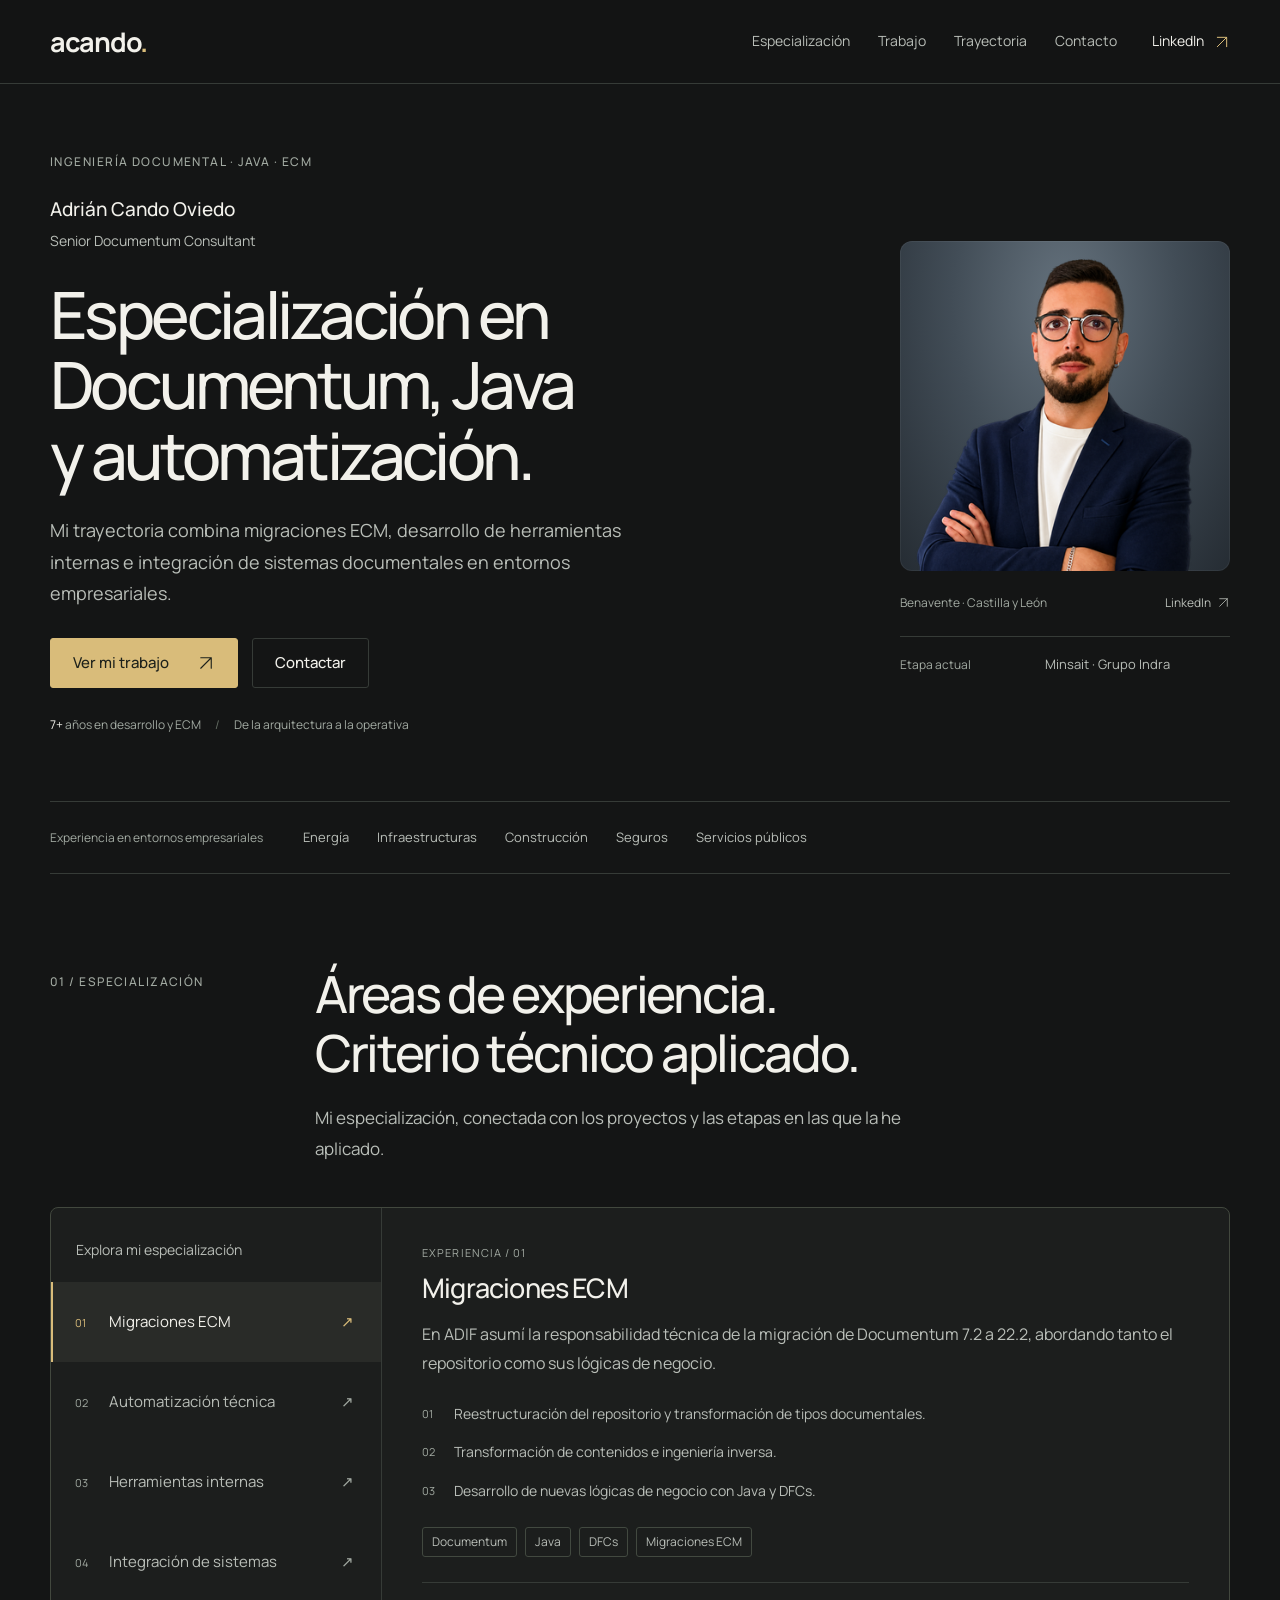
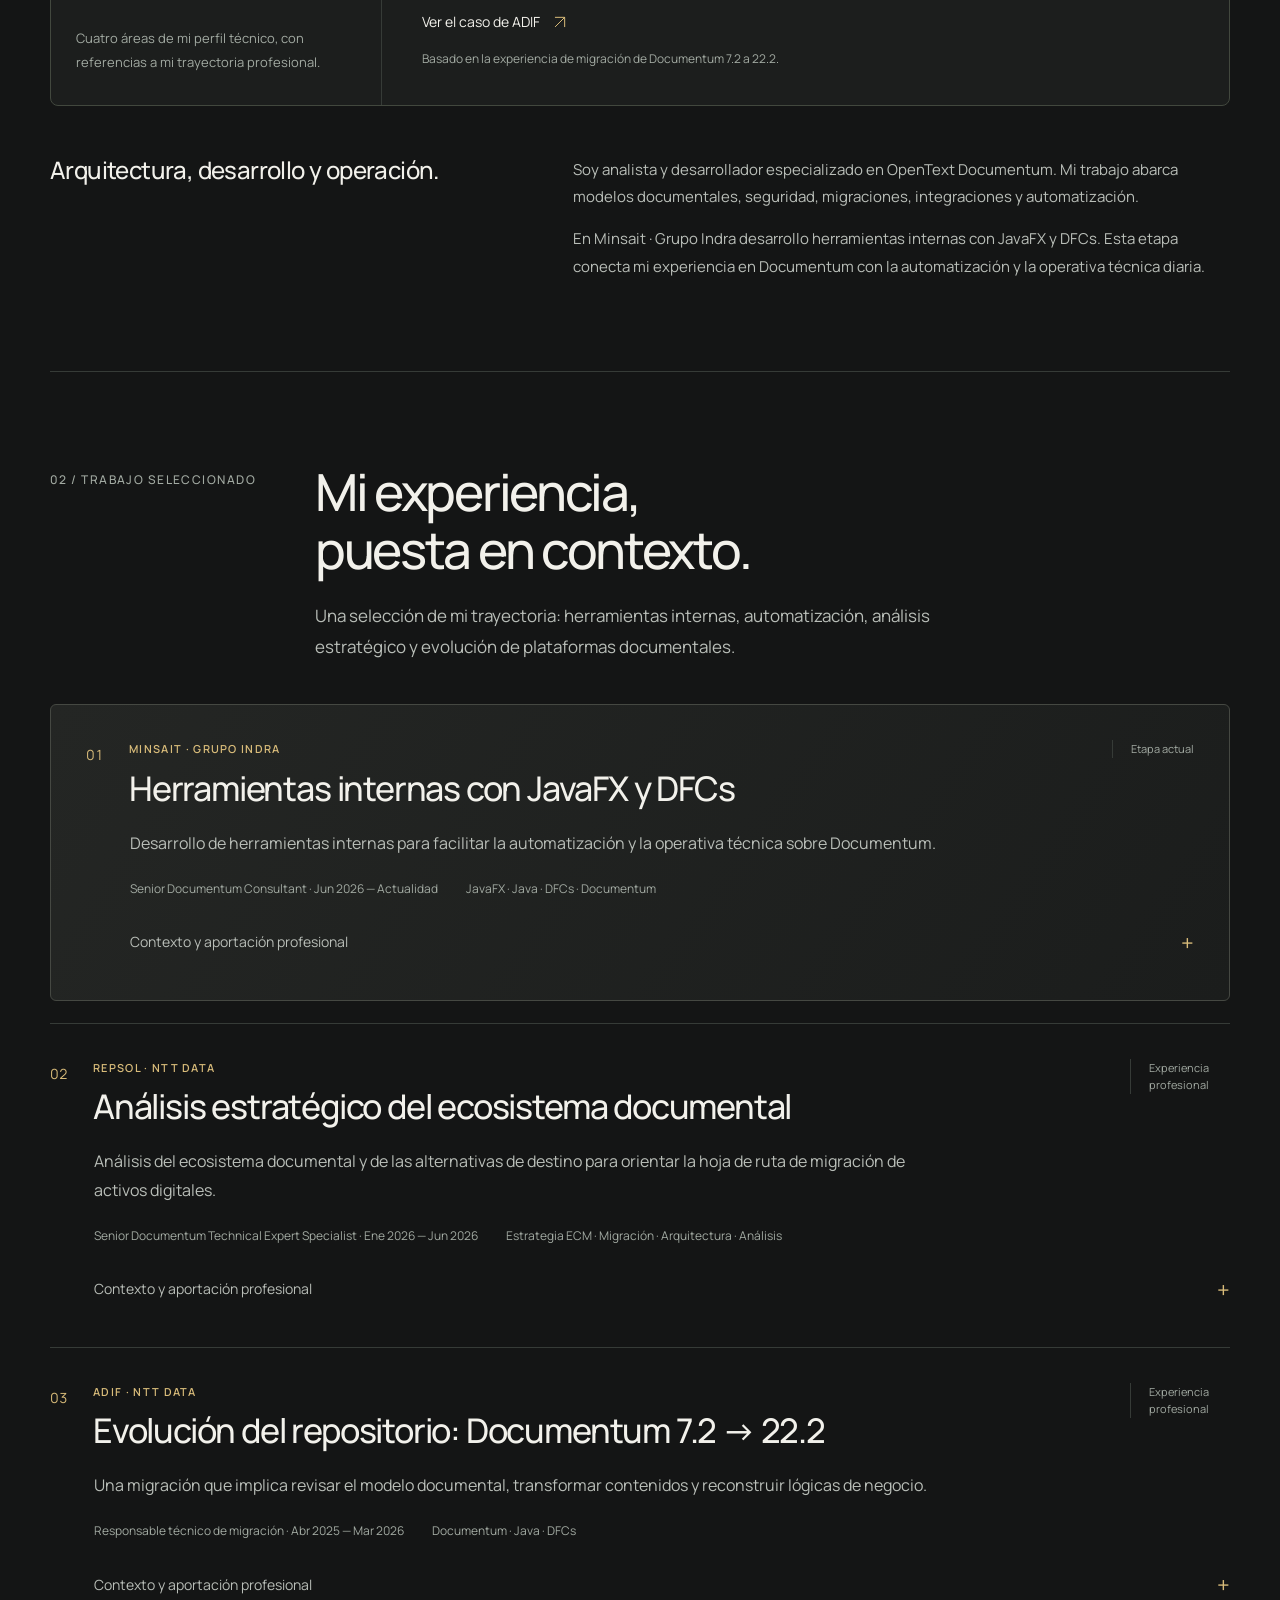
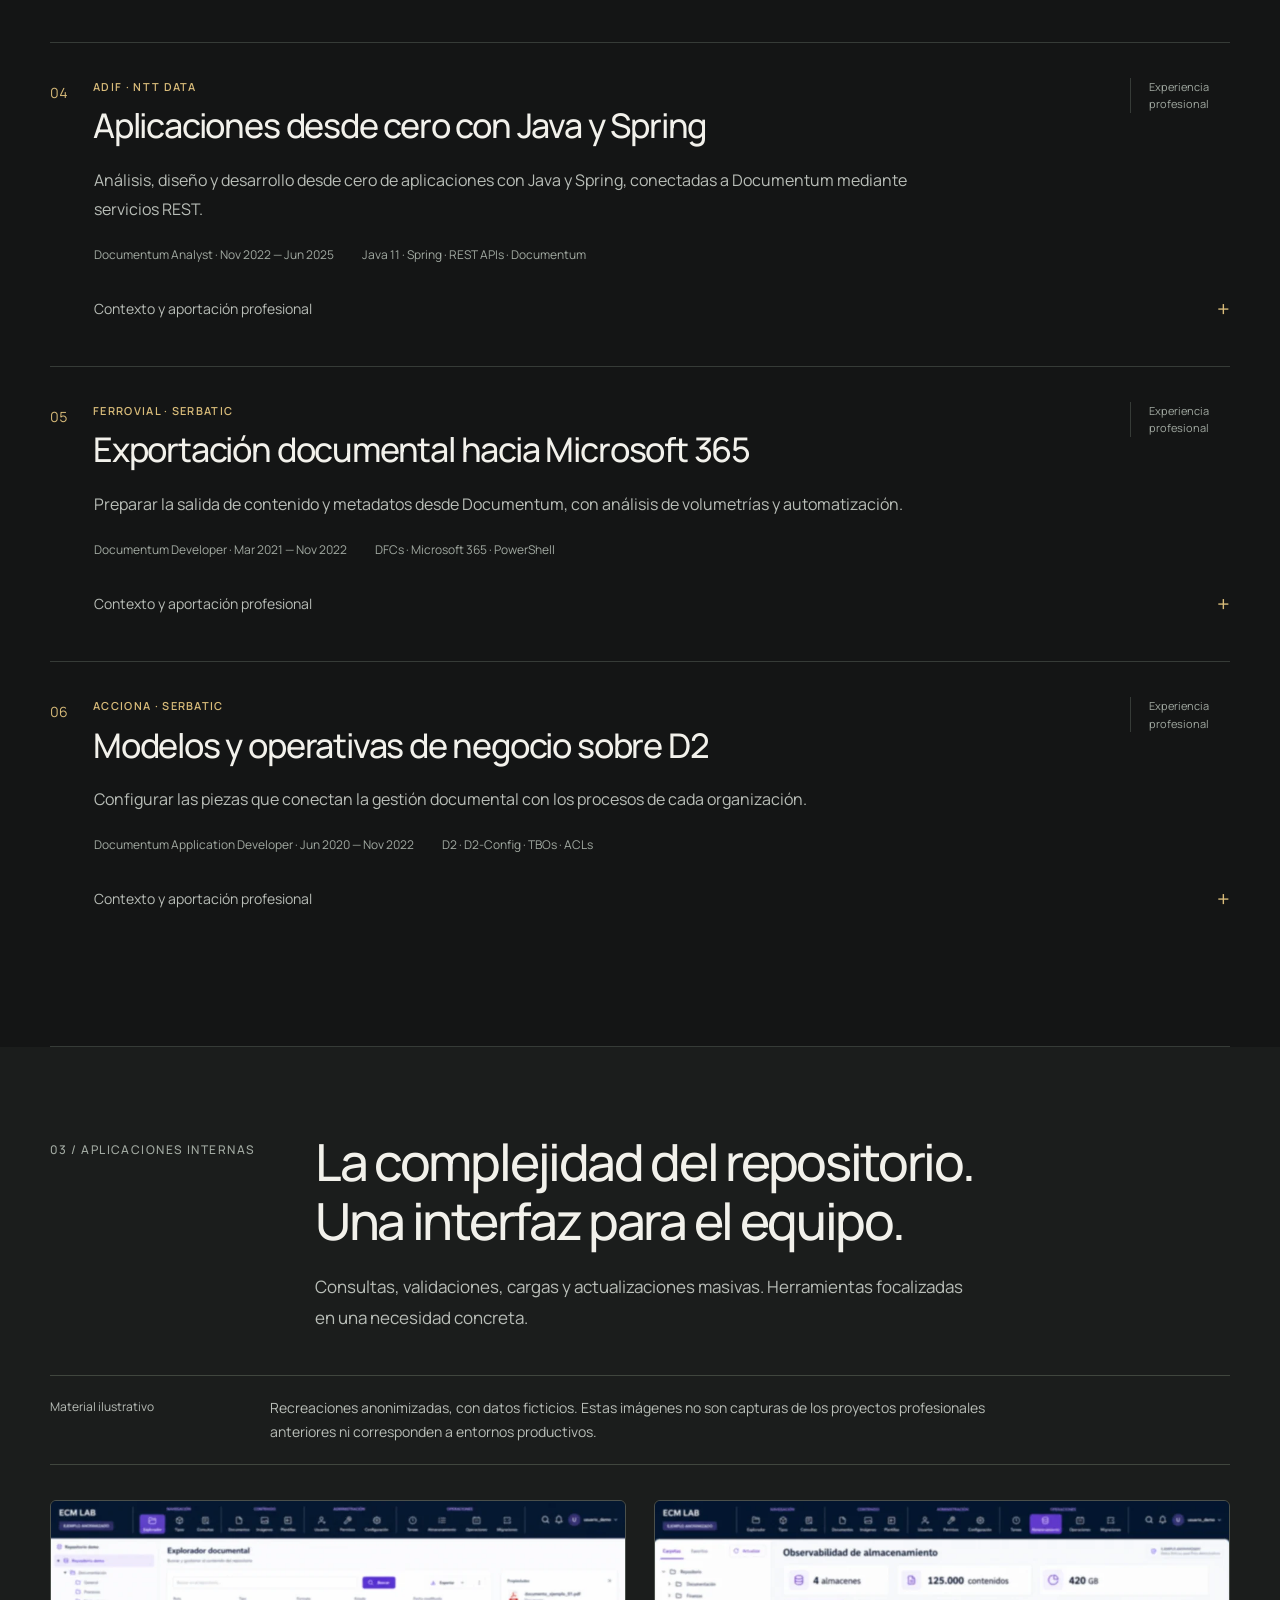
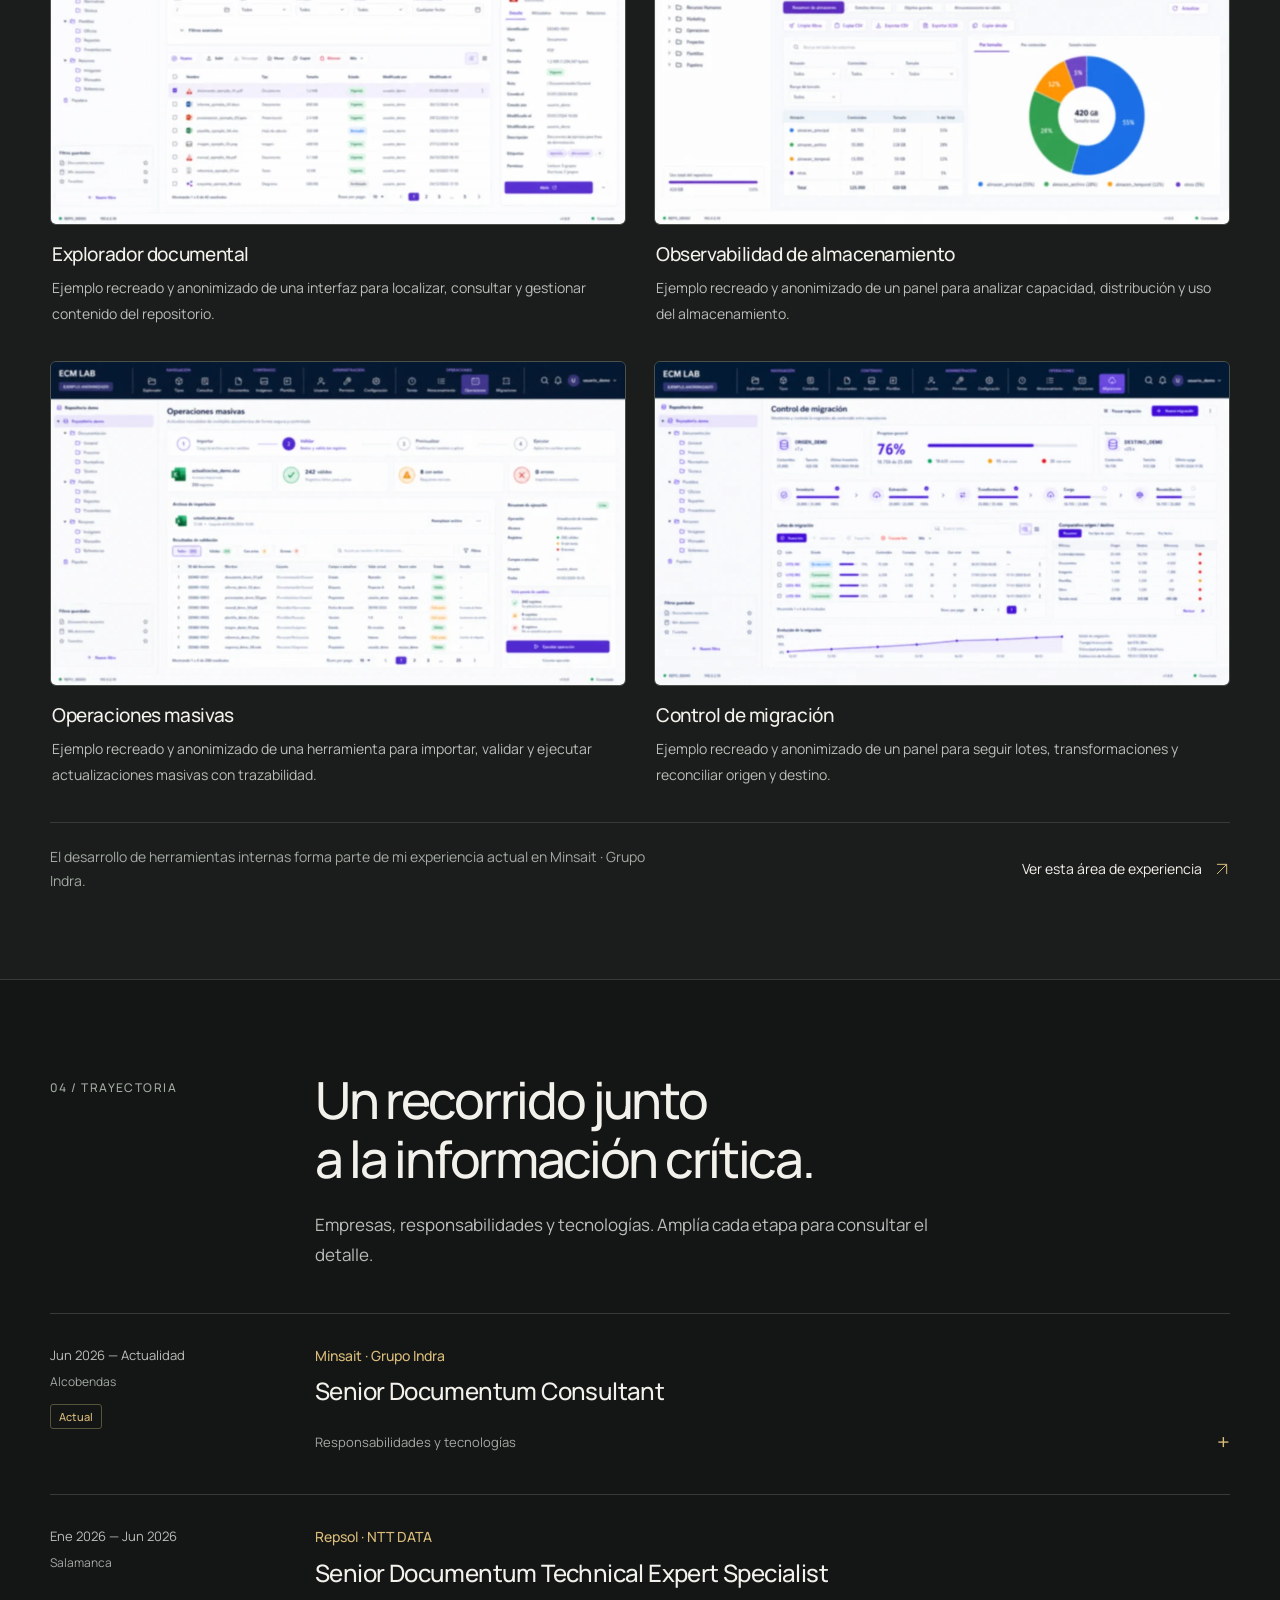
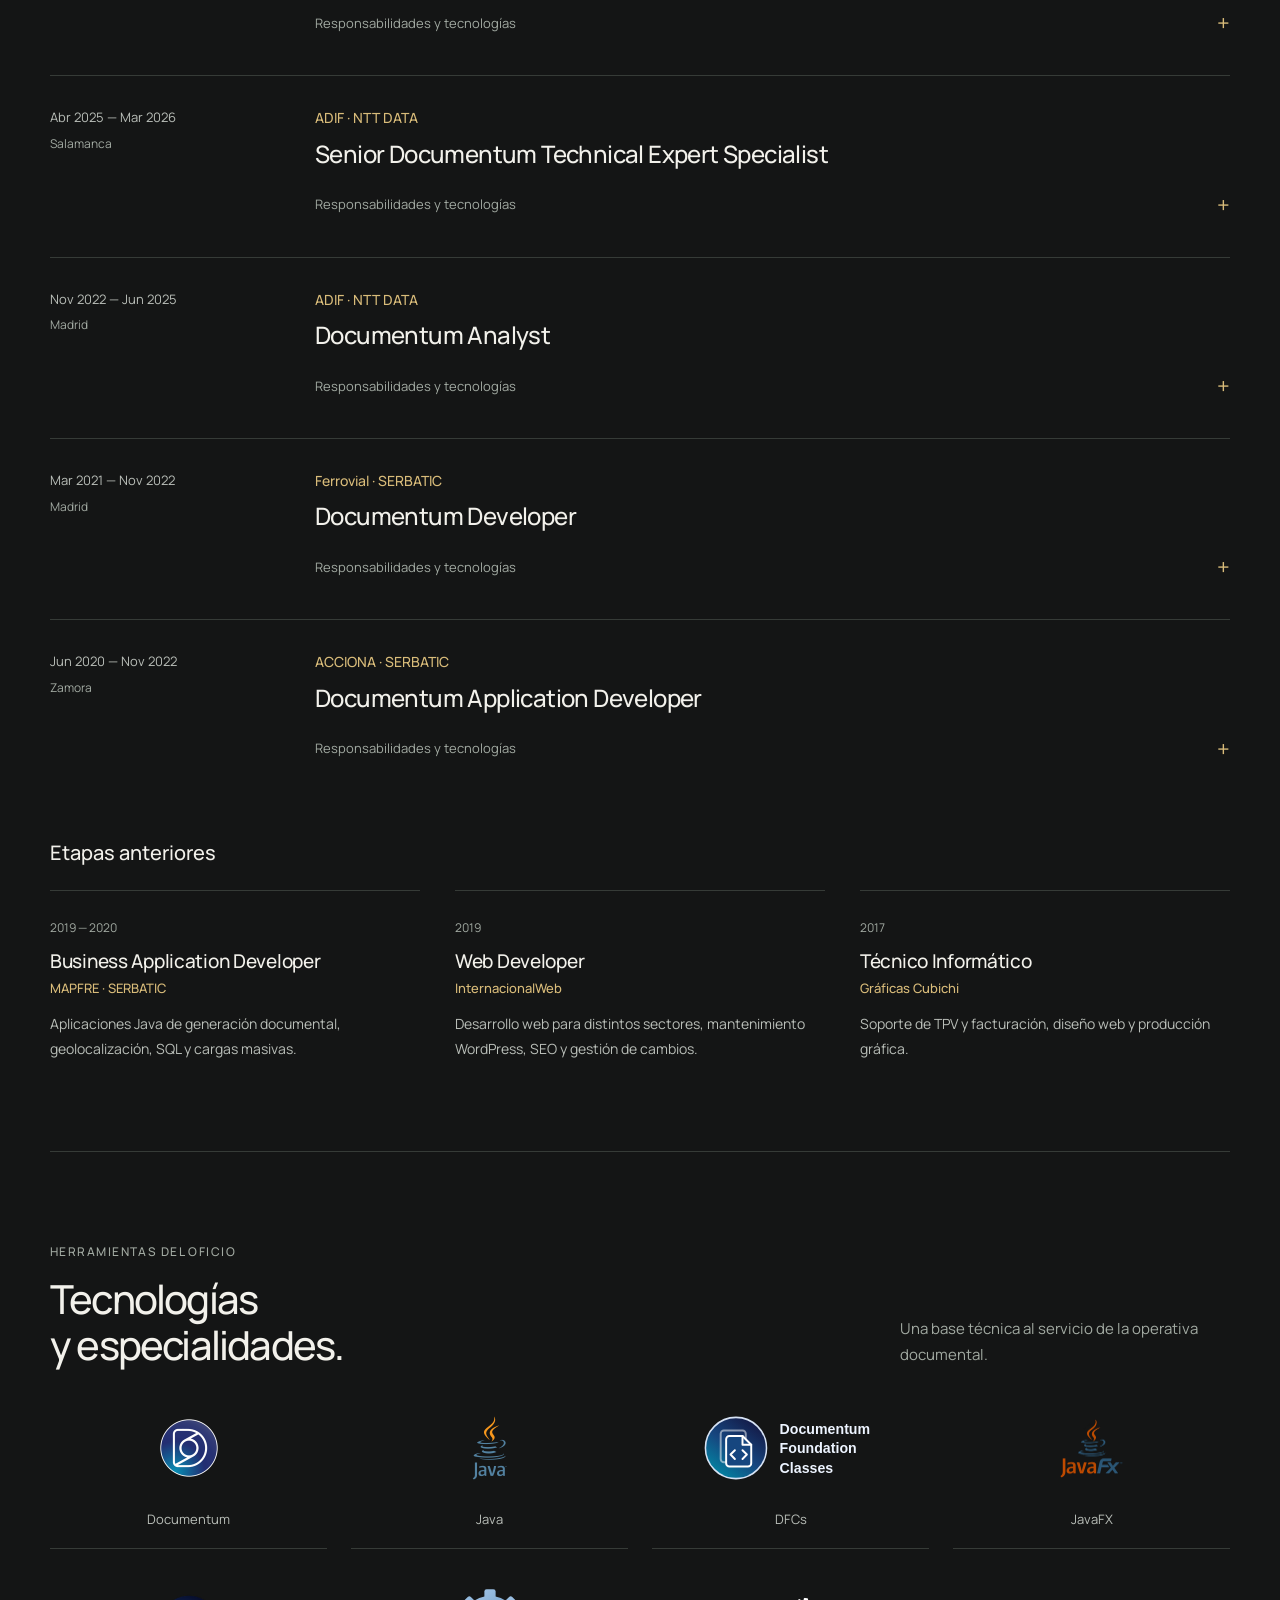
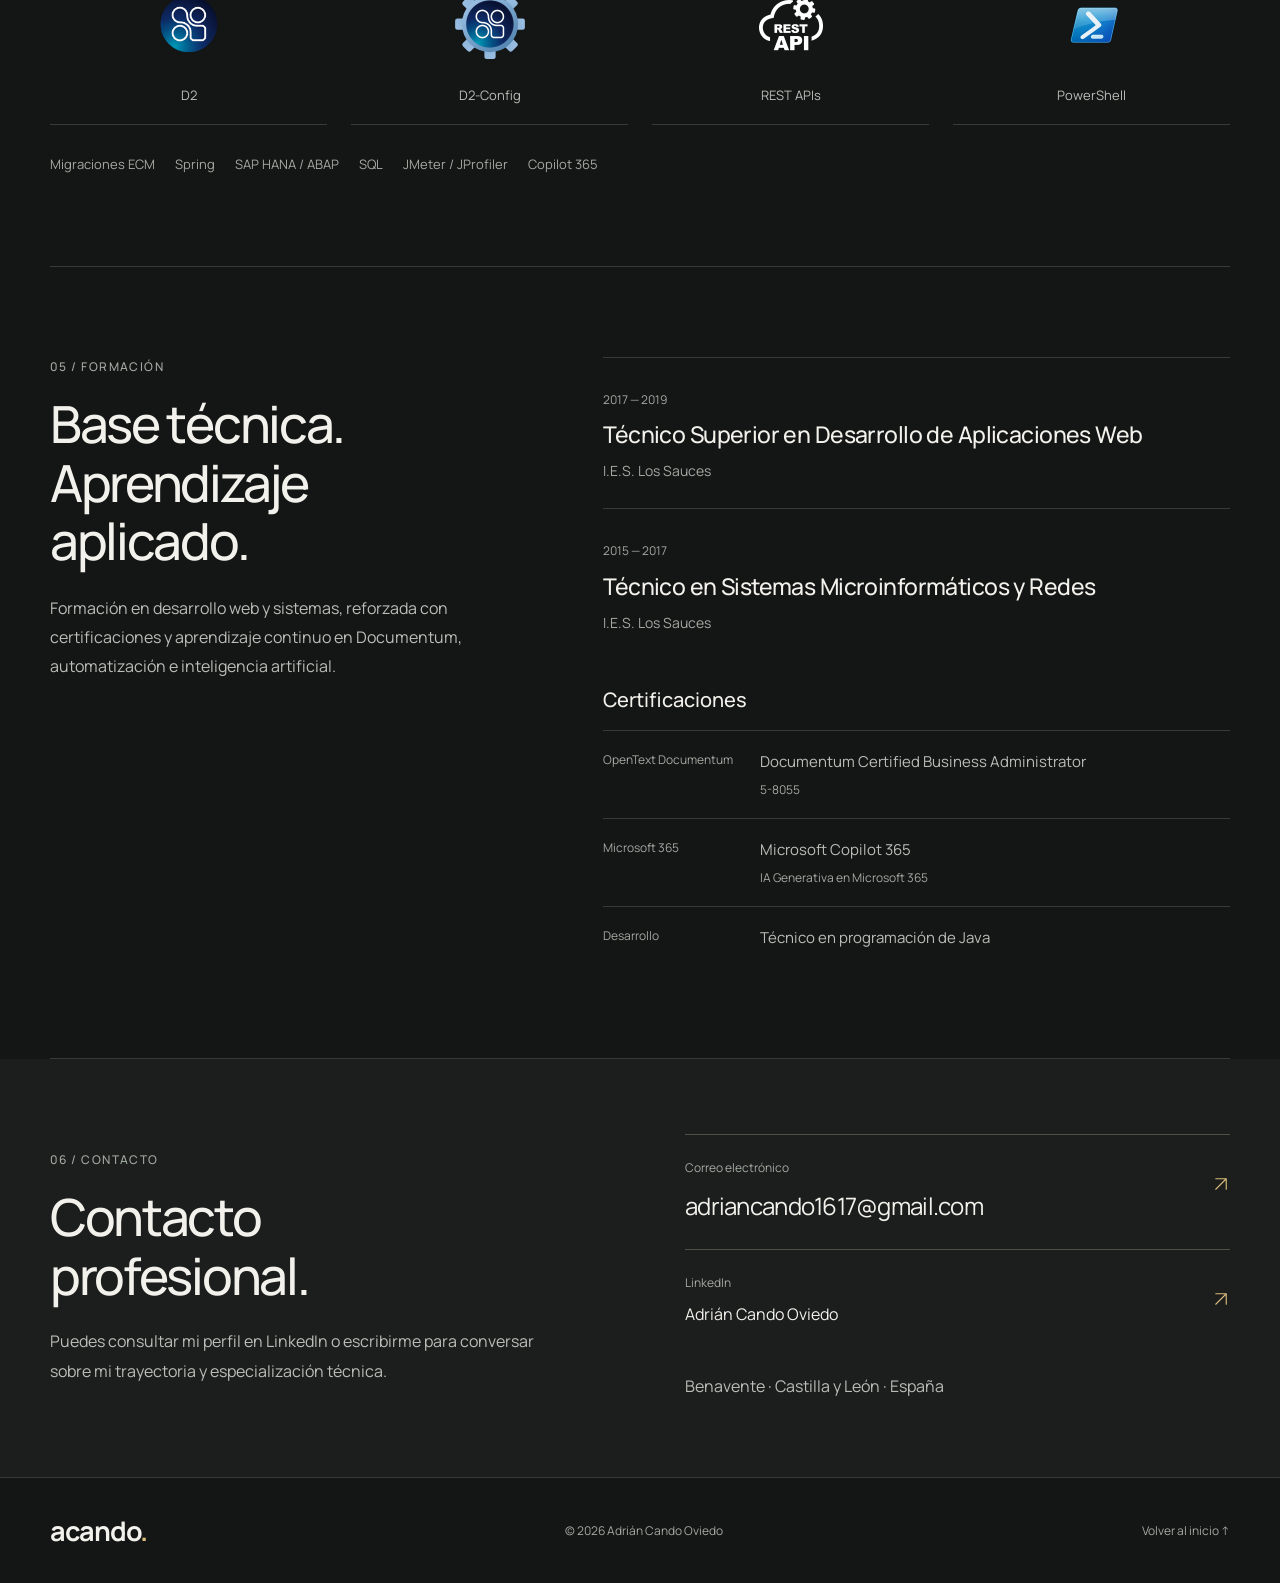
<file: index.html>
<!doctype html>
<html lang="es">
<head>
  <meta charset="UTF-8">
  <meta name="viewport" content="width=device-width, initial-scale=1.0">
  <meta name="description" content="Adrián Cando Oviedo, Senior Documentum Consultant. Experiencia en OpenText Documentum, desarrollo Java y JavaFX, migraciones ECM y automatización empresarial.">
  <meta name="theme-color" content="#141515">
  <link rel="canonical" href="https://acand0.github.io/adrian-cando-oviedo/">
  <meta property="og:title" content="Adrián Cando Oviedo · Senior Documentum Consultant">
  <meta property="og:description" content="Perfil profesional: Documentum, Java, JavaFX, migraciones ECM y automatización. Trayectoria y experiencia técnica.">
  <meta property="og:url" content="https://acand0.github.io/adrian-cando-oviedo/">
  <meta property="og:type" content="website">
  <meta property="og:image" content="https://acand0.github.io/adrian-cando-oviedo/assets/og-profile.png">
  <meta property="og:image:width" content="1200">
  <meta property="og:image:height" content="630">
  <meta property="og:image:alt" content="Perfil profesional de Adrián Cando Oviedo en negro y dorado.">
  <meta name="twitter:card" content="summary_large_image">
  <meta name="twitter:title" content="Adrián Cando Oviedo · Senior Documentum Consultant">
  <meta name="twitter:image" content="https://acand0.github.io/adrian-cando-oviedo/assets/og-profile.png">
  <link rel="icon" href="favicon.ico?v=profile" sizes="16x16 32x32 48x48 256x256">
  <link rel="icon" type="image/png" sizes="32x32" href="assets/favicon-32.png?v=profile">
  <link rel="icon" type="image/png" sizes="192x192" href="assets/favicon-192.png?v=profile">
  <link rel="apple-touch-icon" sizes="180x180" href="assets/apple-touch-icon.png?v=profile">
  <title>Adrián Cando Oviedo · Senior Documentum Consultant</title>
  <link rel="preconnect" href="https://fonts.googleapis.com">
  <link rel="preconnect" href="https://fonts.gstatic.com" crossorigin>
  <link href="https://fonts.googleapis.com/css2?family=Manrope:wght@400;500;600;700;800&amp;display=swap" rel="stylesheet">
  <link rel="stylesheet" href="css/styles.css">
  <script src="js/main.js" defer></script>
</head>
<body>
<a class="skip-link" href="#contenido">Saltar al contenido</a>
  <svg class="icon-library" xmlns="http://www.w3.org/2000/svg" aria-hidden="true">
    <symbol id="i-mail" viewBox="0 0 24 24"><rect x="3" y="5" width="18" height="14" rx="2"/><path d="m3 6 9 7 9-7"/></symbol>
    <symbol id="i-pin" viewBox="0 0 24 24"><path d="M20 10c0 6-8 12-8 12S4 16 4 10a8 8 0 1 1 16 0Z"/><circle cx="12" cy="10" r="2.5"/></symbol>
    <symbol id="i-code" viewBox="0 0 24 24"><rect x="2" y="4" width="20" height="16" rx="2"/><path d="M2 8h20m-14 4-3 2 3 2m8-4 3 2-3 2m-3-5-2 6"/></symbol>
    <symbol id="i-files" viewBox="0 0 24 24"><rect x="6" y="3" width="14" height="17" rx="2"/><path d="M6 7H3v15h13v-2M10 8h6m-6 4h6m-6 4h4"/></symbol>
    <symbol id="i-migrate" viewBox="0 0 24 24"><path d="M4 7h15m-4-4 4 4-4 4M20 17H5m4-4-4 4 4 4"/></symbol>
    <symbol id="i-automation" viewBox="0 0 24 24"><path d="m13 2-9 12h7l-1 8 10-13h-7Z"/></symbol>
    <symbol id="i-book" viewBox="0 0 24 24"><path d="M12 5C8 2 3 3 2 4v15c4-2 7-1 10 1 3-2 6-3 10-1V4c-4-2-7-1-10 1Zm0 0v15"/></symbol>
    <symbol id="i-arrow" viewBox="0 0 24 24"><path d="M5 19 19 5M5 5h14v14"/></symbol>
    <symbol id="i-linkedin" viewBox="0 0 24 24"><rect x="3" y="3" width="18" height="18" rx="3"/><path d="M7 10v7m0-10v.1m4 10v-7m0 3c0-4 6-4 6 0v4"/></symbol>
    <symbol id="i-close" viewBox="0 0 24 24"><path d="m6 6 12 12M6 18 18 6"/></symbol>
  </svg>
<header class="site-header"><a class="brand" href="#sobre" aria-label="Adrián Cando Oviedo, inicio">acando<span>.</span></a><nav class="site-nav" aria-label="Navegación principal"><a href="#soluciones">Especialización</a><a href="#casos">Trabajo</a><a href="#experiencia">Trayectoria</a><a href="#contacto">Contacto</a></nav><a class="header-contact" href="https://www.linkedin.com/in/adrian-cando-oviedo" target="_blank" rel="noreferrer">LinkedIn <svg class="icon" aria-hidden="true"><use href="#i-arrow"></use></svg></a></header>
<main id="contenido" tabindex="-1">
<section class="hero content-width" id="sobre" aria-labelledby="hero-title">
 <div class="hero-copy"><p class="eyebrow">Ingeniería documental · Java · ECM</p><p class="hero-name">Adrián Cando Oviedo <span>Senior Documentum Consultant</span></p><h1 id="hero-title">Especialización en<br>Documentum, Java<br><em>y automatización.</em></h1><p class="hero-intro">Mi trayectoria combina migraciones ECM, desarrollo de herramientas internas e integración de sistemas documentales en entornos empresariales.</p><div class="hero-actions"><a class="button button-primary" href="#casos">Ver mi trabajo <svg class="icon" aria-hidden="true"><use href="#i-arrow"></use></svg></a><a class="button button-secondary" href="#contacto">Contactar</a></div><p class="hero-footnote"><span data-experience-start="2019-11">7+</span> años en desarrollo y ECM <span class="separator">/</span> De la arquitectura a la operativa</p></div>
<figure class="hero-profile"><div class="portrait-frame"><img src="assets/optimized/portrait-640.webp" srcset="assets/optimized/portrait-320.webp 320w, assets/optimized/portrait-384.webp 384w, assets/optimized/portrait-640.webp 640w" sizes="(min-width: 1051px) 330px, (min-width: 801px) 280px, (min-width: 601px) 205px, (min-width: 361px) 150px, 125px" width="640" height="640" alt="Adrián Cando Oviedo" fetchpriority="high" decoding="async"></div><figcaption><span>Benavente · Castilla y León</span><a href="https://www.linkedin.com/in/adrian-cando-oviedo" target="_blank" rel="noreferrer">LinkedIn <svg class="icon" aria-hidden="true"><use href="#i-arrow"></use></svg></a></figcaption><div class="profile-caption"><span>Etapa actual</span><p>Minsait · Grupo Indra</p></div></figure>
</section>
<div class="domain-strip content-width" aria-label="Ámbitos de experiencia"><p>Experiencia en entornos empresariales</p><div><span>Energía</span><span>Infraestructuras</span><span>Construcción</span><span>Seguros</span><span>Servicios públicos</span></div></div>

<section class="section content-width" id="soluciones" aria-labelledby="solutions-title"><div class="section-heading"><p class="eyebrow">01 / Especialización</p><div><h2 id="solutions-title">Áreas de experiencia.<br>Criterio técnico aplicado.</h2><p>Mi especialización, conectada con los proyectos y las etapas en las que la he aplicado.</p></div></div>
 <div class="solution-map"><div class="map-selector"><p class="map-question">Explora mi especialización</p><div class="map-controls" aria-label="Áreas de experiencia"><button type="button" id="map-tab-migrar" data-solution="migrar" aria-controls="solucion-migrar"><span>01</span>Migraciones ECM<span class="map-arrow" aria-hidden="true">↗</span></button><button type="button" id="map-tab-automatizar" data-solution="automatizar" aria-controls="solucion-automatizar"><span>02</span>Automatización técnica<span class="map-arrow" aria-hidden="true">↗</span></button><button type="button" id="map-tab-herramientas" data-solution="herramientas" aria-controls="solucion-herramientas"><span>03</span>Herramientas internas<span class="map-arrow" aria-hidden="true">↗</span></button><button type="button" id="map-tab-integrar" data-solution="integrar" aria-controls="solucion-integrar"><span>04</span>Integración de sistemas<span class="map-arrow" aria-hidden="true">↗</span></button></div><p class="map-context">Cuatro áreas de mi perfil técnico, con referencias a mi trayectoria profesional.</p></div><div class="map-results"><article class="map-panel" id="solucion-migrar" aria-labelledby="map-heading-migrar"><p class="map-label">EXPERIENCIA / 01</p><h3 id="map-heading-migrar">Migraciones ECM</h3><p class="map-problem">En ADIF asumí la responsabilidad técnica de la migración de Documentum 7.2 a 22.2, abordando tanto el repositorio como sus lógicas de negocio.</p><ol class="map-steps"><li>Reestructuración del repositorio y transformación de tipos documentales.</li><li>Transformación de contenidos e ingeniería inversa.</li><li>Desarrollo de nuevas lógicas de negocio con Java y DFCs.</li></ol><div class="tag-list"><span>Documentum</span><span>Java</span><span>DFCs</span><span>Migraciones ECM</span></div><div class="map-evidence"><a class="text-link" href="#caso-adif">Ver el caso de ADIF <svg class="icon" aria-hidden="true"><use href="#i-arrow"></use></svg></a><p>Basado en la experiencia de migración de Documentum 7.2 a 22.2.</p></div></article>
<article class="map-panel" id="solucion-automatizar" aria-labelledby="map-heading-automatizar"><p class="map-label">EXPERIENCIA / 02</p><h3 id="map-heading-automatizar">Automatización técnica</h3><p class="map-problem">En mi etapa actual en Minsait · Grupo Indra desarrollo herramientas internas que facilitan la automatización y la operativa técnica.</p><ol class="map-steps"><li>Desarrollo de herramientas con JavaFX y Documentum Foundation Classes.</li><li>Estudio, automatización y mejora de procesos empresariales.</li><li>Soporte de incidencias y evolutivos sobre perfiles, objetos documentales y workflows.</li></ol><div class="tag-list"><span>JavaFX</span><span>Java</span><span>DFCs</span><span>PowerShell</span><span>SAP HANA / ABAP</span></div><div class="map-evidence"><a class="text-link" href="#caso-minsait">Ver mi trabajo en Minsait <svg class="icon" aria-hidden="true"><use href="#i-arrow"></use></svg></a><p>Experiencia profesional actual · JavaFX y DFCs.</p></div></article>
<article class="map-panel" id="solucion-herramientas" aria-labelledby="map-heading-herramientas"><p class="map-label">EXPERIENCIA / 03</p><h3 id="map-heading-herramientas">Herramientas internas</h3><p class="map-problem">El desarrollo de aplicaciones internas es parte de mi trabajo actual: interfaces JavaFX conectadas a Documentum mediante DFCs.</p><ol class="map-steps"><li>Desarrollo de interfaces con JavaFX.</li><li>Acceso al repositorio mediante Documentum Foundation Classes.</li><li>Herramientas orientadas a facilitar la automatización y la operativa técnica interna.</li></ol><div class="tag-list"><span>JavaFX</span><span>Java</span><span>DFCs</span><span>Documentum</span></div><div class="map-evidence"><a class="text-link" href="#caso-minsait">Ver mi trabajo en Minsait <svg class="icon" aria-hidden="true"><use href="#i-arrow"></use></svg></a><p>Experiencia profesional actual · JavaFX y DFCs.</p></div></article>
<article class="map-panel" id="solucion-integrar" aria-labelledby="map-heading-integrar"><p class="map-label">EXPERIENCIA / 04</p><h3 id="map-heading-integrar">Integración de sistemas</h3><p class="map-problem">En ADIF desarrollé aplicaciones desde cero con Java y Spring, conectadas a Documentum mediante servicios REST.</p><ol class="map-steps"><li>Análisis, diseño y desarrollo desde cero con Java y Spring.</li><li>Optimización de rendimiento con JMeter y JProfiler.</li><li>Migraciones desde Lotus Notes, estimaciones y coordinación técnica.</li></ol><div class="tag-list"><span>Java 11</span><span>Spring</span><span>REST APIs</span><span>Documentum</span><span>JMeter / JProfiler</span></div><div class="map-evidence"><a class="text-link" href="#caso-adif-desarrollo">Ver desarrollo de aplicaciones en ADIF <svg class="icon" aria-hidden="true"><use href="#i-arrow"></use></svg></a><p>Basado en la etapa de análisis y desarrollo de aplicaciones conectadas a Documentum.</p></div></article></div></div><p class="visually-hidden" role="status" id="map-status"></p>
 <div class="expertise-note"><h3>Arquitectura, desarrollo y operación.</h3><div><p>Soy analista y desarrollador especializado en OpenText Documentum. Mi trabajo abarca modelos documentales, seguridad, migraciones, integraciones y automatización.</p><p>En Minsait · Grupo Indra desarrollo herramientas internas con JavaFX y DFCs. Esta etapa conecta mi experiencia en Documentum con la automatización y la operativa técnica diaria.</p></div></div>
</section>

<section class="section content-width" id="casos" aria-labelledby="cases-title"><div class="section-heading"><p class="eyebrow">02 / Trabajo seleccionado</p><div><h2 id="cases-title">Mi experiencia,<br>puesta en contexto.</h2><p>Una selección de mi trayectoria: herramientas internas, automatización, análisis estratégico y evolución de plataformas documentales.</p></div></div><div class="case-list"><article class="case-study" id="caso-minsait">
 <div class="case-heading"><span class="case-number">01</span><div><p class="eyebrow">Minsait · Grupo Indra</p><h3>Herramientas internas con JavaFX y DFCs</h3></div><span class="case-type">Etapa actual</span></div>
 <p class="case-lead">Desarrollo de herramientas internas para facilitar la automatización y la operativa técnica sobre Documentum.</p>
 <div class="case-meta"><span>Senior Documentum Consultant · Jun 2026 — Actualidad</span><span>JavaFX · Java · DFCs · Documentum</span></div>
 <details data-case-details><summary>Contexto y aportación profesional <span aria-hidden="true">+</span></summary><div class="details-body case-details"><div><h4>Contexto</h4><p>Mi etapa actual en Minsait · Grupo Indra combina el desarrollo de herramientas internas con el estudio y la mejora de procesos empresariales.</p></div><div><h4>Reto técnico</h4><p>Facilitar la automatización y la operativa técnica mediante herramientas conectadas al entorno documental.</p></div><div class="case-work"><h4>Mi aportación</h4><p>Desarrollo de aplicaciones internas con JavaFX y Documentum Foundation Classes. Mi actividad incluye además automatización con Java y PowerShell, y soporte de incidencias y evolutivos sobre perfiles, objetos documentales y workflows.</p><a class="text-link" href="#trayectoria-minsait">Ver etapa en la trayectoria <svg class="icon" aria-hidden="true"><use href="#i-arrow"></use></svg></a></div></div></details>
</article>
<article class="case-study" id="caso-repsol">
 <div class="case-heading"><span class="case-number">02</span><div><p class="eyebrow">Repsol · NTT DATA</p><h3>Análisis estratégico del ecosistema documental</h3></div><span class="case-type">Experiencia profesional</span></div>
 <p class="case-lead">Análisis del ecosistema documental y de las alternativas de destino para orientar la hoja de ruta de migración de activos digitales.</p>
 <div class="case-meta"><span>Senior Documentum Technical Expert Specialist · Ene 2026 — Jun 2026</span><span>Estrategia ECM · Migración · Arquitectura · Análisis</span></div>
 <details data-case-details><summary>Contexto y aportación profesional <span aria-hidden="true">+</span></summary><div class="details-body case-details"><div><h4>Contexto</h4><p>Una etapa centrada en el análisis estratégico para la modernización del ecosistema documental de Repsol.</p></div><div><h4>Reto técnico</h4><p>Evaluar el destino óptimo de la información para definir la hoja de ruta de migración de activos digitales.</p></div><div class="case-work"><h4>Mi aportación</h4><p>Análisis estratégico del entorno documental, evaluación del destino de la información y definición de la hoja de ruta de migración.</p><a class="text-link" href="#trayectoria-repsol">Ver etapa en la trayectoria <svg class="icon" aria-hidden="true"><use href="#i-arrow"></use></svg></a></div></div></details>
</article>
<article class="case-study" id="caso-adif">
 <div class="case-heading"><span class="case-number">03</span><div><p class="eyebrow">ADIF · NTT DATA</p><h3>Evolución del repositorio: Documentum 7.2 → 22.2</h3></div><span class="case-type">Experiencia profesional</span></div>
 <p class="case-lead">Una migración que implica revisar el modelo documental, transformar contenidos y reconstruir lógicas de negocio.</p>
 <div class="case-meta"><span>Responsable técnico de migración · Abr 2025 — Mar 2026</span><span>Documentum · Java · DFCs</span></div>
 <details data-case-details><summary>Contexto y aportación profesional <span aria-hidden="true">+</span></summary><div class="details-body case-details"><div><h4>Contexto</h4><p>Proyecto de modernización documental de ADIF, como Senior Documentum Technical Expert Specialist.</p></div><div><h4>Reto técnico</h4><p>Abordar el cambio de versión junto con la reestructuración del repositorio y la transformación de tipos documentales.</p></div><div class="case-work"><h4>Mi aportación</h4><p>Responsabilidad técnica sobre la migración, ingeniería inversa y desarrollo de nuevas lógicas de negocio con Java y DFCs.</p><a class="text-link" href="#trayectoria-adif-migracion">Ver etapa en la trayectoria <svg class="icon" aria-hidden="true"><use href="#i-arrow"></use></svg></a></div></div></details>
</article>
<article class="case-study" id="caso-adif-desarrollo">
 <div class="case-heading"><span class="case-number">04</span><div><p class="eyebrow">ADIF · NTT DATA</p><h3>Aplicaciones desde cero con Java y Spring</h3></div><span class="case-type">Experiencia profesional</span></div>
 <p class="case-lead">Análisis, diseño y desarrollo desde cero de aplicaciones con Java y Spring, conectadas a Documentum mediante servicios REST.</p>
 <div class="case-meta"><span>Documentum Analyst · Nov 2022 — Jun 2025</span><span>Java 11 · Spring · REST APIs · Documentum</span></div>
 <details data-case-details><summary>Contexto y aportación profesional <span aria-hidden="true">+</span></summary><div class="details-body case-details"><div><h4>Contexto</h4><p>Etapa como Documentum Analyst en ADIF · NTT DATA, centrada en el análisis y desarrollo de aplicaciones.</p></div><div><h4>Reto técnico</h4><p>Desarrollar nuevas aplicaciones e integrarlas con la plataforma documental mediante servicios REST.</p></div><div class="case-work"><h4>Mi aportación</h4><p>Análisis, diseño y desarrollo de aplicaciones desde cero con Java y Spring. La etapa incluye optimización de rendimiento con JMeter y JProfiler, migraciones desde Lotus Notes, estimaciones y coordinación técnica.</p><a class="text-link" href="#trayectoria-adif-desarrollo">Ver etapa en la trayectoria <svg class="icon" aria-hidden="true"><use href="#i-arrow"></use></svg></a></div></div></details>
</article>
<article class="case-study" id="caso-ferrovial">
 <div class="case-heading"><span class="case-number">05</span><div><p class="eyebrow">Ferrovial · SERBATIC</p><h3>Exportación documental hacia Microsoft 365</h3></div><span class="case-type">Experiencia profesional</span></div>
 <p class="case-lead">Preparar la salida de contenido y metadatos desde Documentum, con análisis de volumetrías y automatización.</p>
 <div class="case-meta"><span>Documentum Developer · Mar 2021 — Nov 2022</span><span>DFCs · Microsoft 365 · PowerShell</span></div>
 <details data-case-details><summary>Contexto y aportación profesional <span aria-hidden="true">+</span></summary><div class="details-body case-details"><div><h4>Contexto</h4><p>Desarrollo de un sistema de exportación documental en el entorno de Ferrovial.</p></div><div><h4>Reto técnico</h4><p>Trasladar contenido y metadatos a Microsoft 365 y automatizar las tareas asociadas a la exportación.</p></div><div class="case-work"><h4>Mi aportación</h4><p>Desarrollo del sistema de exportación con DFCs, análisis de volumetrías y automatización mediante PowerShell y batch.</p><a class="text-link" href="#trayectoria-ferrovial">Ver etapa en la trayectoria <svg class="icon" aria-hidden="true"><use href="#i-arrow"></use></svg></a></div></div></details>
</article>
<article class="case-study" id="caso-acciona">
 <div class="case-heading"><span class="case-number">06</span><div><p class="eyebrow">ACCIONA · SERBATIC</p><h3>Modelos y operativas de negocio sobre D2</h3></div><span class="case-type">Experiencia profesional</span></div>
 <p class="case-lead">Configurar las piezas que conectan la gestión documental con los procesos de cada organización.</p>
 <div class="case-meta"><span>Documentum Application Developer · Jun 2020 — Nov 2022</span><span>D2 · D2-Config · TBOs · ACLs</span></div>
 <details data-case-details><summary>Contexto y aportación profesional <span aria-hidden="true">+</span></summary><div class="details-body case-details"><div><h4>Contexto</h4><p>Creación y configuración de aplicaciones D2 en el entorno de ACCIONA.</p></div><div><h4>Reto técnico</h4><p>Definir modelos documentales, seguridad y reglas que soporten las operativas del repositorio.</p></div><div class="case-work"><h4>Mi aportación</h4><p>Configuración de D2 y D2-Config: TBOs, diccionarios, taxonomías, matrices, ACLs y transformaciones documentales.</p><a class="text-link" href="#trayectoria-acciona">Ver etapa en la trayectoria <svg class="icon" aria-hidden="true"><use href="#i-arrow"></use></svg></a></div></div></details>
</article></div></section>

<section class="showcase-section" id="aplicaciones" aria-labelledby="showcase-title"><div class="content-width"><div class="section-heading"><p class="eyebrow">03 / Aplicaciones internas</p><div><h2 id="showcase-title">La complejidad del repositorio.<br>Una interfaz para el equipo.</h2><p>Consultas, validaciones, cargas y actualizaciones masivas. Herramientas focalizadas en una necesidad concreta.</p></div></div><div class="illustrative-label"><span>Material ilustrativo</span><p>Recreaciones anonimizadas, con datos ficticios. Estas imágenes no son capturas de los proyectos profesionales anteriores ni corresponden a entornos productivos.</p></div><div class="project-grid"><figure class="project-card" id="demo-explorador">
                <button class="project-preview" type="button" data-full-image="assets/app-examples/explorador-documental-anonimizado.png" aria-label="Ampliar ejemplo: Explorador documental">
                  <img src="assets/optimized/explorador-documental-anonimizado-480.webp" srcset="assets/optimized/explorador-documental-anonimizado-480.webp 480w, assets/optimized/explorador-documental-anonimizado-960.webp 960w" sizes="(min-width: 960px) 520px, (min-width: 640px) 44vw, 90vw" alt="Recreación anonimizada de una aplicación interna para explorar y gestionar contenido documental" loading="lazy" decoding="async" width="1536" height="864" draggable="false">
                </button>
                <figcaption><h3>Explorador documental</h3><p>Ejemplo recreado y anonimizado de una interfaz para localizar, consultar y gestionar contenido del repositorio.</p></figcaption>
              </figure>
<figure class="project-card" id="demo-almacenamiento">
                <button class="project-preview" type="button" data-full-image="assets/app-examples/observabilidad-almacenamiento-anonimizada.png" aria-label="Ampliar ejemplo: Observabilidad de almacenamiento">
                  <img src="assets/optimized/observabilidad-almacenamiento-anonimizada-480.webp" srcset="assets/optimized/observabilidad-almacenamiento-anonimizada-480.webp 480w, assets/optimized/observabilidad-almacenamiento-anonimizada-960.webp 960w" sizes="(min-width: 960px) 520px, (min-width: 640px) 44vw, 90vw" alt="Recreación anonimizada de una aplicación interna para observar el almacenamiento documental" loading="lazy" decoding="async" width="1536" height="864" draggable="false">
                </button>
                <figcaption><h3>Observabilidad de almacenamiento</h3><p>Ejemplo recreado y anonimizado de un panel para analizar capacidad, distribución y uso del almacenamiento.</p></figcaption>
              </figure>
<figure class="project-card" id="demo-operaciones">
                <button class="project-preview" type="button" data-full-image="assets/app-examples/operaciones-masivas-anonimizadas.png" aria-label="Ampliar ejemplo: Operaciones masivas">
                  <img src="assets/optimized/operaciones-masivas-anonimizadas-480.webp" srcset="assets/optimized/operaciones-masivas-anonimizadas-480.webp 480w, assets/optimized/operaciones-masivas-anonimizadas-960.webp 960w" sizes="(min-width: 960px) 520px, (min-width: 640px) 44vw, 90vw" alt="Recreación anonimizada de una aplicación interna para validar y ejecutar operaciones documentales masivas" loading="lazy" decoding="async" width="1536" height="864" draggable="false">
                </button>
                <figcaption><h3>Operaciones masivas</h3><p>Ejemplo recreado y anonimizado de una herramienta para importar, validar y ejecutar actualizaciones masivas con trazabilidad.</p></figcaption>
              </figure>
<figure class="project-card" id="demo-migracion">
                <button class="project-preview" type="button" data-full-image="assets/app-examples/control-migracion-anonimizado.png" aria-label="Ampliar ejemplo: Control de migración">
                  <img src="assets/optimized/control-migracion-anonimizado-480.webp" srcset="assets/optimized/control-migracion-anonimizado-480.webp 480w, assets/optimized/control-migracion-anonimizado-960.webp 960w" sizes="(min-width: 960px) 520px, (min-width: 640px) 44vw, 90vw" alt="Recreación anonimizada de una aplicación interna para controlar y reconciliar migraciones documentales" loading="lazy" decoding="async" width="1536" height="864" draggable="false">
                </button>
                <figcaption><h3>Control de migración</h3><p>Ejemplo recreado y anonimizado de un panel para seguir lotes, transformaciones y reconciliar origen y destino.</p></figcaption>
              </figure></div><div class="showcase-footer"><p>El desarrollo de herramientas internas forma parte de mi experiencia actual en Minsait · Grupo Indra.</p><a class="text-link" href="#solucion-herramientas">Ver esta área de experiencia <svg class="icon" aria-hidden="true"><use href="#i-arrow"></use></svg></a></div></div></section>

<section class="section content-width" id="experiencia" aria-labelledby="experience-title"><div class="section-heading"><p class="eyebrow">04 / Trayectoria</p><div><h2 id="experience-title">Un recorrido junto<br>a la información crítica.</h2><p>Empresas, responsabilidades y tecnologías. Amplía cada etapa para consultar el detalle.</p></div></div><div class="career-list"><article class="career-item" id="trayectoria-minsait"><div class="career-period"><span>Jun 2026 — Actualidad</span><small>Alcobendas</small><b class="current-role">Actual</b></div><div class="career-copy"><p class="career-company">Minsait · Grupo Indra</p><h3>Senior Documentum Consultant</h3><details><summary>Responsabilidades y tecnologías <span aria-hidden="true">+</span></summary><div class="details-body"><p>Desarrollo de herramientas internas con JavaFX y Documentum Foundation Classes para facilitar la automatización y la operativa técnica.</p><p>Estudio, automatización y mejora de procesos empresariales con Java, Documentum DFCs, SAP HANA/ABAP y PowerShell. Soporte de incidencias y evolutivos sobre perfiles, objetos documentales y workflows.</p><div class="tag-list"><span>Documentum 23.4</span><span>Java</span><span>JavaFX</span><span>DFCs</span><span>SAP HANA</span><span>PowerShell</span></div></div></details></div></article>
<article class="career-item" id="trayectoria-repsol"><div class="career-period"><span>Ene 2026 — Jun 2026</span><small>Salamanca</small></div><div class="career-copy"><p class="career-company">Repsol · NTT DATA</p><h3>Senior Documentum Technical Expert Specialist</h3><details><summary>Responsabilidades y tecnologías <span aria-hidden="true">+</span></summary><div class="details-body"><p>Análisis estratégico para modernizar el ecosistema documental y definir la hoja de ruta de migración de activos digitales, evaluando el destino óptimo de la información.</p><div class="tag-list"><span>Estrategia ECM</span><span>Migración</span><span>Arquitectura</span><span>Análisis</span></div></div></details></div></article>
<article class="career-item" id="trayectoria-adif-migracion"><div class="career-period"><span>Abr 2025 — Mar 2026</span><small>Salamanca</small></div><div class="career-copy"><p class="career-company">ADIF · NTT DATA</p><h3>Senior Documentum Technical Expert Specialist</h3><details><summary>Responsabilidades y tecnologías <span aria-hidden="true">+</span></summary><div class="details-body"><p>Responsable técnico de la migración de Documentum 7.2 a 22.2: reestructuración del repositorio, transformación de tipos documentales y contenidos, ingeniería inversa y nuevas lógicas de negocio.</p><div class="tag-list"><span>Documentum 7.2 → 22.2</span><span>Java</span><span>DFCs</span><span>Liderazgo técnico</span></div></div></details></div></article>
<article class="career-item" id="trayectoria-adif-desarrollo"><div class="career-period"><span>Nov 2022 — Jun 2025</span><small>Madrid</small></div><div class="career-copy"><p class="career-company">ADIF · NTT DATA</p><h3>Documentum Analyst</h3><details><summary>Responsabilidades y tecnologías <span aria-hidden="true">+</span></summary><div class="details-body"><p>Análisis, diseño y desarrollo desde cero de aplicaciones con Java y Spring, conectadas a Documentum mediante servicios REST. Optimización de rendimiento, migraciones desde Lotus Notes, estimaciones y coordinación técnica.</p><div class="tag-list"><span>Java 11</span><span>Spring</span><span>REST</span><span>JavaScript</span><span>JMeter</span><span>JProfiler</span></div></div></details></div></article>
<article class="career-item" id="trayectoria-ferrovial"><div class="career-period"><span>Mar 2021 — Nov 2022</span><small>Madrid</small></div><div class="career-copy"><p class="career-company">Ferrovial · SERBATIC</p><h3>Documentum Developer</h3><details><summary>Responsabilidades y tecnologías <span aria-hidden="true">+</span></summary><div class="details-body"><p>Desarrollo de un sistema de exportación de contenido y metadatos desde Documentum hacia Microsoft 365, incluyendo volumetrías y automatización con PowerShell y batch.</p><div class="tag-list"><span>Documentum</span><span>DFCs</span><span>Microsoft 365</span><span>PowerShell</span></div></div></details></div></article>
<article class="career-item" id="trayectoria-acciona"><div class="career-period"><span>Jun 2020 — Nov 2022</span><small>Zamora</small></div><div class="career-copy"><p class="career-company">ACCIONA · SERBATIC</p><h3>Documentum Application Developer</h3><details><summary>Responsabilidades y tecnologías <span aria-hidden="true">+</span></summary><div class="details-body"><p>Creación y configuración de aplicaciones D2: modelos documentales, seguridad, TBOs, diccionarios, taxonomías, matrices y transformaciones documentales.</p><div class="tag-list"><span>D2</span><span>D2-Config</span><span>TBOs</span><span>ACLs</span><span>Migraciones</span></div></div></details></div></article></div><div class="earlier"><h3>Etapas anteriores</h3><div class="earlier-grid"><article><span>2019 — 2020</span><h3>Business Application Developer</h3><h4>MAPFRE · SERBATIC</h4><p>Aplicaciones Java de generación documental, geolocalización, SQL y cargas masivas.</p></article>
<article><span>2019</span><h3>Web Developer</h3><h4>InternacionalWeb</h4><p>Desarrollo web para distintos sectores, mantenimiento WordPress, SEO y gestión de cambios.</p></article>
<article><span>2017</span><h3>Técnico Informático</h3><h4>Gráficas Cubichi</h4><p>Soporte de TPV y facturación, diseño web y producción gráfica.</p></article></div></div></section>

<section class="section content-width" id="tecnologias" aria-labelledby="technology-title"><div class="technology-heading"><div><p class="eyebrow">Herramientas del oficio</p><h2 id="technology-title">Tecnologías<br>y especialidades.</h2></div><p>Una base técnica al servicio de la operativa documental.</p></div>        <div class="skill-grid" aria-label="Tecnologías">
          <div><span class="skill-art"><img loading="lazy" decoding="async" src="assets/optimized/documentum.webp" alt="" width="64" height="64"></span><span>Documentum</span></div>
          <div><span class="skill-art"><img loading="lazy" decoding="async" src="assets/optimized/java.webp" alt="" width="64" height="64"></span><span>Java</span></div>
          <div><span class="skill-art" title="Documentum Foundation Classes"><img loading="lazy" decoding="async" class="logo-dfc" src="assets/technologies/dfc.svg" alt="" width="164" height="64"></span><span>DFCs</span></div>
          <div><span class="skill-art"><img loading="lazy" decoding="async" src="assets/optimized/javafx.webp" alt="" width="64" height="64"></span><span>JavaFX</span></div>
          <div><span class="skill-art"><img loading="lazy" decoding="async" src="assets/optimized/d2.webp" alt="" width="64" height="64"></span><span>D2</span></div>
          <div><span class="skill-art"><span class="skill-config" aria-hidden="true"><svg viewBox="0 0 64 64" fill="none"><defs><linearGradient id="config-gear" x1="10" y1="4" x2="54" y2="60" gradientUnits="userSpaceOnUse"><stop stop-color="#a7c9eb"/><stop offset="1" stop-color="#477ca9"/></linearGradient></defs><g fill="url(#config-gear)"><rect x="27" y="1" width="10" height="12" rx="2"/><rect x="27" y="1" width="10" height="12" rx="2" transform="rotate(45 32 32)"/><rect x="27" y="1" width="10" height="12" rx="2" transform="rotate(90 32 32)"/><rect x="27" y="1" width="10" height="12" rx="2" transform="rotate(135 32 32)"/><rect x="27" y="1" width="10" height="12" rx="2" transform="rotate(180 32 32)"/><rect x="27" y="1" width="10" height="12" rx="2" transform="rotate(225 32 32)"/><rect x="27" y="1" width="10" height="12" rx="2" transform="rotate(270 32 32)"/><rect x="27" y="1" width="10" height="12" rx="2" transform="rotate(315 32 32)"/><circle cx="32" cy="32" r="25"/></g><circle cx="32" cy="32" r="20" fill="#252526" stroke="#d6e2f4" stroke-width="1"/></svg><img loading="lazy" decoding="async" src="assets/optimized/d2.webp" alt="" width="64" height="64"></span></span><span>D2-Config</span></div>
          <div><span class="skill-art"><img loading="lazy" decoding="async" class="logo-rest" src="assets/optimized/rest.webp" alt="" width="64" height="64"></span><span>REST APIs</span></div>
          <div><span class="skill-art"><img loading="lazy" decoding="async" src="assets/optimized/powershell.webp" alt="" width="64" height="64"></span><span>PowerShell</span></div>
        </div>
        <div class="skill-tags"><span>Migraciones ECM</span><span>Spring</span><span>SAP HANA / ABAP</span><span>SQL</span><span>JMeter / JProfiler</span><span>Copilot 365</span></div>
</section>

<section class="section content-width education-section" id="formacion" aria-labelledby="education-title"><div class="education-heading"><p class="eyebrow">05 / Formación</p><h2 id="education-title">Base técnica.<br>Aprendizaje aplicado.</h2><p>Formación en desarrollo web y sistemas, reforzada con certificaciones y aprendizaje continuo en Documentum, automatización e inteligencia artificial.</p></div><div class="education-body"><div class="education-list"><article><span>2017 — 2019</span><h3>Técnico Superior en Desarrollo de Aplicaciones Web</h3><p>I.E.S. Los Sauces</p></article><article><span>2015 — 2017</span><h3>Técnico en Sistemas Microinformáticos y Redes</h3><p>I.E.S. Los Sauces</p></article></div><h3 class="certificate-heading">Certificaciones</h3><ul class="certificate-list"><li><span>OpenText Documentum</span><p>Documentum Certified Business Administrator <small>5-8055</small></p></li><li><span>Microsoft 365</span><p>Microsoft Copilot 365 <small>IA Generativa en Microsoft 365</small></p></li><li><span>Desarrollo</span><p>Técnico en programación de Java</p></li></ul></div></section>

<section class="contact-section" id="contacto" aria-labelledby="contact-title"><div class="content-width contact-layout"><div><p class="eyebrow">06 / Contacto</p><h2 id="contact-title">Contacto<br>profesional.</h2><p>Puedes consultar mi perfil en LinkedIn o escribirme para conversar sobre mi trayectoria y especialización técnica.</p></div><div class="contact-links"><a class="contact-email" href="mailto:adriancando1617@gmail.com"><span>Correo electrónico</span><strong>adriancando1617@gmail.com</strong><svg class="icon" aria-hidden="true"><use href="#i-arrow"></use></svg></a><a class="contact-linkedin" href="https://www.linkedin.com/in/adrian-cando-oviedo" target="_blank" rel="noreferrer"><span>LinkedIn</span>Adrián Cando Oviedo <svg class="icon" aria-hidden="true"><use href="#i-arrow"></use></svg></a><p>Benavente · Castilla y León · España</p></div></div></section>
</main>
<footer class="site-footer content-width"><a class="brand" href="#sobre">acando<span>.</span></a><p>© <span data-year>2026</span> Adrián Cando Oviedo</p><a href="#sobre">Volver al inicio ↑</a></footer>
<dialog class="project-dialog" aria-labelledby="dialog-title"><div class="dialog-heading"><h2 id="dialog-title">Ejemplo de aplicación</h2><button type="button" class="dialog-close" aria-label="Cerrar vista ampliada"><svg class="icon" aria-hidden="true"><use href="#i-close"></use></svg></button></div><img alt=""><p>Recreación anonimizada · Datos ficticios · Material ilustrativo</p></dialog>
</body>
</html>
</file>
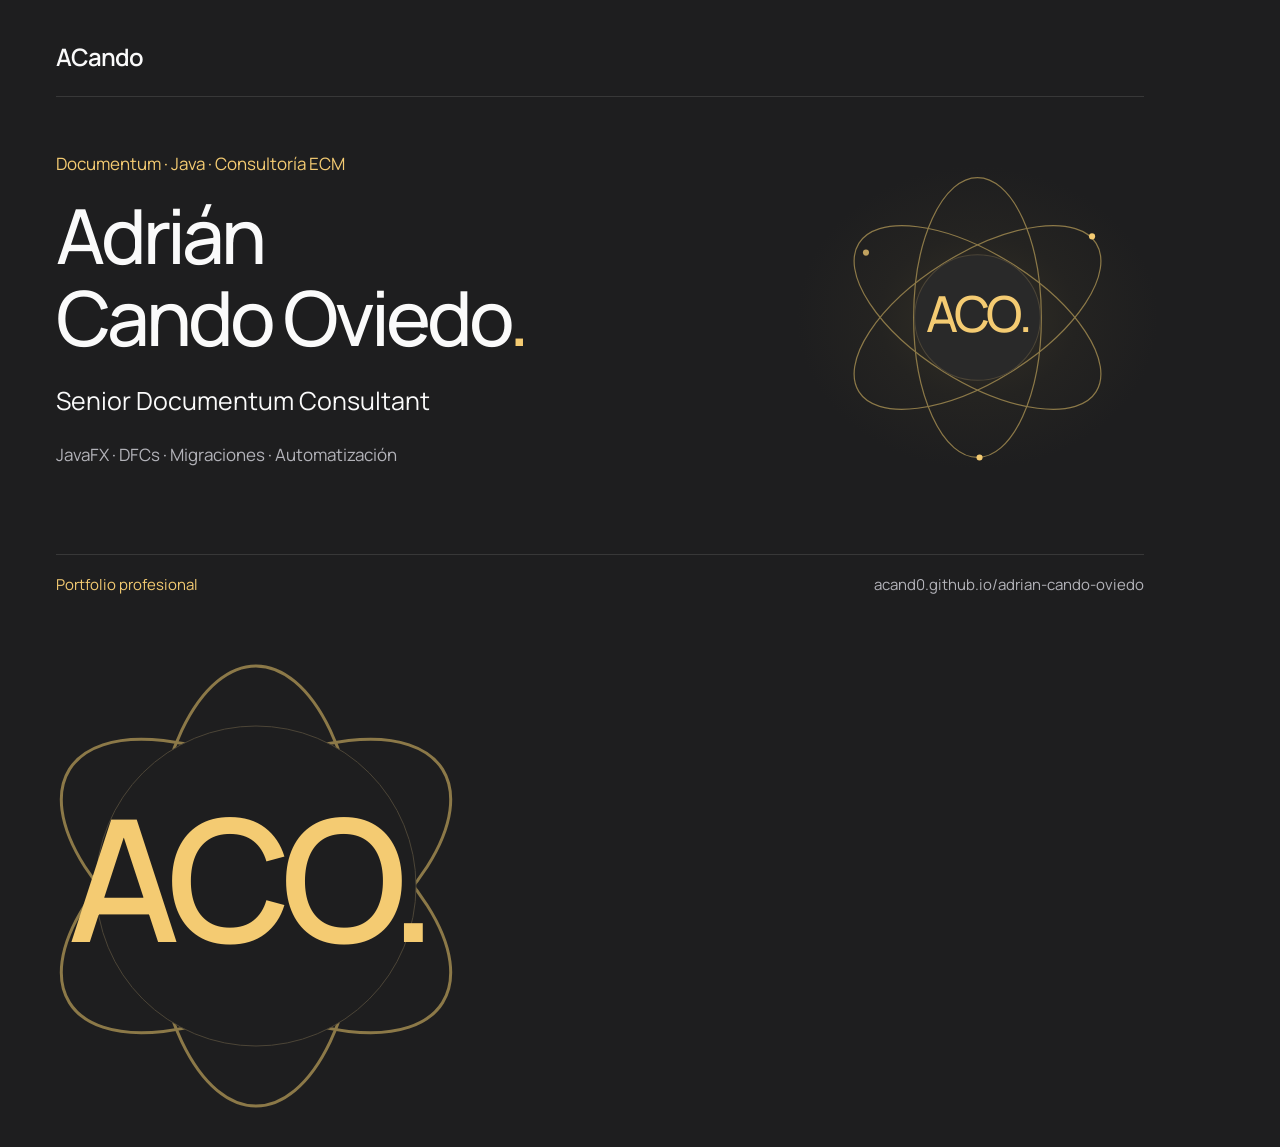
<file: assets/brand/artwork.html>
<!doctype html>
<html lang="es">
<head>
  <meta charset="utf-8">
  <title>Identidad del portfolio de Adrián Cando Oviedo</title>
  <link href="https://fonts.googleapis.com/css2?family=Manrope:wght@400;500;600;700&amp;display=swap" rel="stylesheet">
  <style>
    * { box-sizing: border-box; }
    body { margin: 0; background: #1e1e1f; font-family: "Manrope", sans-serif; color: #fafafa; }
    #social-card { width: 1200px; height: 630px; position: relative; padding: 40px 56px; overflow: hidden; background: #1e1e1f; }
    header { border-bottom: 1px solid #383838; padding-bottom: 23px; font-size: 24px; font-weight: 600; letter-spacing: -1px; }
    .copy { position: absolute; top: 152px; left: 56px; }
    .eyebrow { margin: 0 0 19px; font-size: 17px; color: #f4cb72; }
    h1 { font-size: 76px; line-height: 1.08; font-weight: 500; letter-spacing: -4px; margin: 0 0 25px; }
    h1 span { color: #f4cb72; }
    .role { margin: 0; font-size: 25px; }
    .stack { margin: 25px 0 0; color: #b3b3b9; font-size: 17px; }
    .atom { position: absolute; right: 40px; top: 165px; width: 365px; height: 305px; background: radial-gradient(ellipse, #343025, #242321 38%, transparent 70%); }
    svg { width: 100%; height: 100%; }
    .orbit { fill: none; stroke: #8c7948; stroke-width: 1.2; }
    .core { fill: #292929; stroke: #4c4537; }
    .monogram { fill: #f4cb72; font-size: 49px; font-weight: 500; letter-spacing: -3px; }
    .blue { fill: #f4cb72; }
    footer { position: absolute; bottom: 35px; left: 56px; right: 56px; border-top: 1px solid #383838; padding-top: 19px; display: flex; justify-content: space-between; color: #b3b3b9; font-size: 15px; }
    footer span:first-child { color: #f4cb72; }
    #favicon-art { width: 512px; height: 512px; background: #1e1e1f; }
    #favicon-art .orbit { stroke-width: 3; }
    #favicon-art text { font-size: 170px; letter-spacing: -10px; font-weight: 600; fill: #f4cb72; }
    #favicon-art.small .detail { display: none; }
    #favicon-art.small text { font-size: 205px; }
  </style>
</head>
<body>
  <section id="social-card" aria-label="Miniatura del portfolio">
    <header>ACando</header>
    <div class="copy">
      <p class="eyebrow">Documentum · Java · Consultoría ECM</p>
      <h1>Adrián<br>Cando Oviedo<span>.</span></h1>
      <p class="role">Senior Documentum Consultant</p>
      <p class="stack">JavaFX · DFCs · Migraciones · Automatización</p>
    </div>
    <div class="atom" aria-hidden="true">
      <svg viewBox="0 0 360 300">
        <g transform="translate(180 150)">
          <ellipse class="orbit" rx="138" ry="63" transform="rotate(-32)"/>
          <ellipse class="orbit" rx="138" ry="63" transform="rotate(32)"/>
          <ellipse class="orbit" rx="138" ry="63" transform="rotate(90)"/>
          <circle class="blue" cx="113" cy="-80" r="3"/>
          <circle fill="#c1a25f" cx="-110" cy="-64" r="3"/>
          <circle fill="#f4cb72" cx="2" cy="138" r="3"/>
          <circle class="core" r="62"/>
          <text class="monogram" x="0" y="1" text-anchor="middle" dominant-baseline="middle">ACO<tspan class="blue">.</tspan></text>
        </g>
      </svg>
    </div>
    <footer><span>Portfolio profesional</span><span>acand0.github.io/adrian-cando-oviedo</span></footer>
  </section>
  <div id="favicon-art" aria-label="Icono ACO">
    <svg viewBox="0 0 512 512">
      <g class="detail" transform="translate(256 256)">
        <ellipse class="orbit" rx="220" ry="105" transform="rotate(-32)"/>
        <ellipse class="orbit" rx="220" ry="105" transform="rotate(32)"/>
        <ellipse class="orbit" rx="220" ry="105" transform="rotate(90)"/>
        <circle fill="#1e1e1f" stroke="#4c4537" r="160"/>
      </g>
      <text x="248" y="266" text-anchor="middle" dominant-baseline="middle">ACO<tspan class="blue">.</tspan></text>
    </svg>
  </div>
</body>
</html>
</file>
<file: css/styles.css>
:root {
  color-scheme: dark;
  --background: #141515;
  --panel: #1c1e1d;
  --raised: #242725;
  --line: #363b37;
  --text: #f2f1eb;
  --muted: #b9beb8;
  --soft: #a2aaa2;
  --accent: #d9bc7a;
  --font: "Manrope", "Segoe UI", sans-serif;
  --content: 1180px;
  --gutter: 32px;
}
* { box-sizing: border-box; }
html { scroll-behavior: smooth; scroll-padding-top: 104px; }
body { margin: 0; background: var(--background); color: var(--text); font: 400 17px/1.75 var(--font); -webkit-font-smoothing: antialiased; }
a { color: inherit; text-decoration: none; text-underline-offset: 5px; }
button, input { font: inherit; }
button { color: inherit; cursor: pointer; touch-action: manipulation; }
a, button { -webkit-tap-highlight-color: transparent; }
[hidden] { display: none !important; }
:focus-visible { outline: 2px solid var(--accent); outline-offset: 5px; }
main:focus { outline: none; }
::selection { background: #75613a; color: #fff; }
h1, h2, h3, h4, p, figure { margin: 0; }
h1, h2, h3, h4 { font-weight: 500; line-height: 1.2; }
h1, h2, h3 { text-wrap: balance; }
strong { color: var(--text); font-weight: 600; }
.icon-library { position: absolute; width: 0; height: 0; overflow: hidden; }
.icon { display: inline-block; width: 22px; height: 22px; flex-shrink: 0; fill: none; stroke: currentColor; stroke-width: 1.5; stroke-linecap: round; stroke-linejoin: round; }
.content-width { width: calc(100% - var(--gutter) * 2); max-width: var(--content); margin-inline: auto; }
.skip-link { position: fixed; left: 20px; top: -100px; z-index: 100; background: var(--accent); color: var(--background); padding: 12px 20px; }
.skip-link:focus { top: 12px; }
.visually-hidden { position: absolute; width: 1px; height: 1px; padding: 0; margin: -1px; overflow: hidden; clip-path: inset(50%); white-space: nowrap; border: 0; }

.site-header { min-height: 84px; display: flex; align-items: center; gap: 35px; padding: 12px max(var(--gutter), calc((100% - var(--content)) / 2)); border-bottom: 1px solid var(--line); position: sticky; top: 0; background: #141515f5; z-index: 30; }
.brand { font-size: 27px; font-weight: 700; letter-spacing: -1.3px; line-height: 1.3; }
.brand span { color: var(--accent); }
.site-nav { display: flex; align-items: center; gap: 28px; margin-left: auto; }
.site-nav a { color: var(--muted); font-size: 14px; padding-block: 10px; border-bottom: 1px solid transparent; min-height: 44px; display: flex; align-items: center; }
.site-nav a:hover, .site-nav a[aria-current] { color: var(--text); border-color: var(--accent); }
.header-contact { font-size: 14px; color: var(--text); display: inline-flex; align-items: center; gap: 10px; min-height: 44px; }
.header-contact .icon { width: 16px; height: 16px; color: var(--accent); }
.header-contact:hover { color: var(--accent); }

.eyebrow { color: var(--soft); font-size: 12px; line-height: 1.6; letter-spacing: .12em; text-transform: uppercase; font-weight: 500; }
.hero { display: grid; grid-template-columns: minmax(0, 1fr) 330px; gap: 70px; align-items: center; padding-block: 68px 66px; }
.hero-copy > .eyebrow { margin-bottom: 22px; }
.hero-name { font-size: 19px; font-weight: 500; margin-bottom: 25px; }
.hero-name span { display: block; color: var(--muted); font-size: 14px; font-weight: 400; margin-top: 3px; }
.hero h1 { font-size: clamp(44px, 5.1vw, 72px); letter-spacing: -.055em; line-height: 1.08; margin-bottom: 25px; }
.hero h1 em { font-style: normal; color: inherit; }
.hero-intro { font-size: 18px; line-height: 1.75; color: var(--muted); max-width: 590px; }
.hero-actions { display: flex; gap: 14px; flex-wrap: wrap; margin-top: 28px; }
.button { min-height: 50px; display: inline-flex; align-items: center; justify-content: center; gap: 28px; padding: 10px 22px; border: 1px solid var(--line); border-radius: 3px; font-size: 15px; font-weight: 500; transition: background 150ms ease, border-color 150ms ease; }
.button-primary { background: var(--accent); border-color: var(--accent); color: #1d211b; }
.button-primary:hover { background: #e7cd95; border-color: #e7cd95; }
.button-primary .icon { width: 18px; height: 18px; }
.button-secondary:hover { border-color: var(--muted); background: var(--panel); }
.hero-footnote { font-size: 12px; color: var(--soft); margin-top: 26px; }
.hero-footnote > span:first-child { color: var(--text); }
.separator { margin-inline: 12px; color: #666f65; }
.hero-profile { min-width: 0; padding-top: 30px; }
.portrait-frame { aspect-ratio: 1; background: radial-gradient(ellipse at 50% 18%, #65727d 0%, #424d57 48%, #252c33 100%); box-shadow: inset 0 0 0 1px #ffffff0d; border-radius: 12px; overflow: hidden; }
.portrait-frame img { display: block; width: 100%; height: 100%; object-fit: contain; }
.hero-profile figcaption { display: flex; flex-wrap: wrap; align-items: center; justify-content: space-between; gap: 6px 12px; font-size: 12px; color: var(--soft); margin-top: 16px; }
.hero-profile figcaption a { color: var(--muted); display: inline-flex; align-items: center; gap: 6px; padding-block: 5px; }
.hero-profile figcaption .icon { width: 13px; height: 13px; }
.profile-caption { border-top: 1px solid var(--line); margin-top: 18px; padding-top: 17px; display: grid; grid-template-columns: 1fr 1.4fr; gap: 12px; }
.profile-caption > span { color: var(--soft); font-size: 12px; }
.profile-caption p { color: var(--muted); font-size: 13px; line-height: 1.65; }
.domain-strip { display: flex; flex-wrap: wrap; gap: 18px 40px; align-items: center; padding-block: 24px; border-block: 1px solid var(--line); }
.domain-strip p { color: var(--soft); font-size: 12px; }
.domain-strip > div { display: flex; flex-wrap: wrap; gap: 10px 28px; }
.domain-strip span { color: var(--muted); font-size: 13px; }

.section { padding-block: 90px; border-bottom: 1px solid var(--line); }
.section-heading { display: grid; grid-template-columns: 225px minmax(0, 1fr); gap: 40px; margin-bottom: 42px; }
.section-heading > .eyebrow { padding-top: 8px; }
h2 { font-size: clamp(34px, 4vw, 52px); letter-spacing: -.045em; line-height: 1.15; }
.section-heading > div > p { max-width: 650px; color: var(--muted); line-height: 1.8; margin-top: 22px; }
.solution-map { border: 1px solid #42483e; border-radius: 8px; background: var(--panel); padding: 38px; }
.map-selector { display: none; }
.map-panel + .map-panel { border-top: 1px solid var(--line); padding-top: 35px; margin-top: 35px; }
.has-js .solution-map { display: grid; grid-template-columns: 330px minmax(0, 1fr); padding: 0; }
.has-js .map-selector { display: block; padding: 30px 0 26px; }
.map-question { font-size: 14px; padding-inline: 25px; margin-bottom: 20px; color: var(--muted); }
.map-controls { display: flex; flex-direction: column; }
.map-controls button { background: transparent; border: 0; border-left: 2px solid transparent; display: grid; grid-template-columns: 24px minmax(0, 1fr) 18px; gap: 10px; align-items: center; text-align: left; padding: 22px 22px; min-height: 80px; font-size: 15px; color: var(--muted); transition: background 160ms ease; }
.map-controls button > span:first-child { font-size: 11px; color: var(--soft); }
.map-controls button:hover { background: var(--raised); }
.map-controls button[aria-selected="true"] { background: #292b28; border-left-color: var(--accent); color: var(--text); }
.map-controls button[aria-selected="true"] > span { color: var(--accent); }
.map-arrow { color: var(--soft); }
.map-controls button:focus-visible { outline-offset: -5px; }
.map-context { font-size: 13px; color: var(--soft); padding: 25px 25px 0; line-height: 1.8; }
.has-js .map-results { border-left: 1px solid var(--line); min-width: 0; padding: 35px 40px; }
.has-js .map-panel { margin: 0; padding: 0; border: 0; animation: panel-enter 180ms ease both; }
.map-label { font-size: 11px; color: var(--soft); letter-spacing: .1em; margin-bottom: 10px; }
.map-panel h3 { font-size: 27px; letter-spacing: -.03em; margin-bottom: 16px; }
.map-problem { font-size: 16px; line-height: 1.8; color: var(--muted); }
.map-steps { list-style: none; counter-reset: steps; padding: 0; margin: 24px 0; }
.map-steps li { counter-increment: steps; position: relative; padding-left: 32px; font-size: 14px; color: var(--muted); margin-bottom: 14px; }
.map-steps li::before { content: "0" counter(steps); position: absolute; left: 0; top: 2px; font-size: 11px; color: var(--soft); }
.tag-list { display: flex; flex-wrap: wrap; gap: 6px 8px; }
.tag-list span { border: 1px solid #424940; color: var(--muted); padding: 4px 9px; border-radius: 3px; font-size: 12px; line-height: 1.65; }
.map-evidence { margin-top: 25px; border-top: 1px solid var(--line); padding-top: 17px; }
.text-link { color: var(--text); font-size: 14px; display: inline-flex; gap: 12px; align-items: center; min-height: 44px; }
.text-link .icon { width: 16px; height: 16px; color: var(--accent); }
.text-link:hover { color: var(--accent); text-decoration: underline; }
.map-evidence p { font-size: 12px; line-height: 1.7; color: var(--soft); margin-top: 5px; }
.expertise-note { display: grid; grid-template-columns: 1fr 1.45fr; gap: 70px; margin-top: 50px; }
.expertise-note h3 { font-size: 24px; letter-spacing: -.025em; }
.expertise-note p { color: var(--muted); font-size: 15px; line-height: 1.85; }
.expertise-note p + p { margin-top: 14px; }

.case-study { border-top: 1px solid var(--line); padding: 35px 0; }
.case-study:first-child { padding: 35px; border: 1px solid #454842; background: linear-gradient(125deg, #242624, #1b1d1c); border-radius: 6px; margin-bottom: 22px; }
.case-heading { display: flex; align-items: start; gap: 25px; }
.case-number { color: var(--accent); font-size: 14px; padding-top: 3px; font-variant-numeric: tabular-nums; }
.case-heading .eyebrow { color: var(--accent); font-size: 11px; margin-bottom: 10px; font-weight: 600; }
.case-heading h3 { font-size: clamp(24px, 2.7vw, 34px); letter-spacing: -.035em; max-width: 760px; }
.case-type { margin-left: auto; color: var(--soft); font-size: 11px; line-height: 1.6; max-width: 100px; flex-shrink: 0; border-left: 1px solid var(--line); padding-left: 18px; }
.case-lead { max-width: 850px; color: var(--muted); margin: 20px 0 20px 44px; font-size: 16px; line-height: 1.8; }
.case-meta { display: flex; flex-wrap: wrap; gap: 10px 28px; margin-left: 44px; color: var(--soft); font-size: 12px; }
.case-study details { margin: 22px 0 0 44px; }
details > summary { cursor: pointer; list-style: none; display: flex; align-items: center; justify-content: space-between; gap: 15px; min-height: 44px; font-size: 14px; color: var(--muted); }
details > summary:hover, details[open] > summary { color: var(--text); }
details > summary::-webkit-details-marker { display: none; }
details > summary span { font-size: 22px; font-weight: 400; line-height: 1; color: var(--accent); transition: transform 150ms ease; }
details[open] > summary span { transform: rotate(45deg); }
.details-body { padding-top: 18px; }
.details-body > p { font-size: 16px; color: var(--muted); line-height: 1.85; margin-bottom: 20px; }
.case-details { display: grid; grid-template-columns: 1fr 1fr; gap: 24px 40px; border-top: 1px solid var(--line); margin-top: 12px; padding-top: 25px; }
.case-details h4 { font-size: 12px; color: var(--soft); margin-bottom: 9px; font-weight: 500; }
.case-details p { color: var(--muted); font-size: 15px; line-height: 1.8; }
.case-work { grid-column: 1 / -1; }
.case-work .text-link { margin-top: 10px; }

.showcase-section { background: #1b1d1c; border-bottom: 1px solid var(--line); padding-block: 85px; }
.illustrative-label { display: grid; grid-template-columns: 190px 1fr; gap: 30px; border-block: 1px solid #40463e; padding-block: 20px; margin-bottom: 35px; align-items: start; }
.illustrative-label > span { font-size: 12px; color: var(--muted); }
.illustrative-label p { font-size: 14px; line-height: 1.7; color: var(--muted); max-width: 760px; }
.project-grid { display: grid; grid-template-columns: 1fr 1fr; gap: 35px 28px; }
.project-card { min-width: 0; scroll-margin-top: 14px; }
.project-preview { width: 100%; display: block; position: relative; padding: 0; border: 1px solid #4b504b; border-radius: 6px; overflow: hidden; background: #242725; cursor: default; }
.has-js .project-preview { cursor: zoom-in; }
.project-preview img { width: 100%; height: auto; display: block; aspect-ratio: 16 / 9; object-fit: contain; transition: transform 220ms ease; }
.project-preview:hover img { transform: scale(1.015); }
.has-js .project-preview::after { content: "↗"; display: grid; place-items: center; position: absolute; right: 14px; bottom: 14px; width: 36px; height: 36px; border-radius: 4px; background: #141515eb; color: var(--accent); opacity: 0; transition: opacity 150ms ease; }
.project-preview:hover::after, .project-preview:focus-visible::after { opacity: 1; }
.project-card figcaption { padding: 18px 2px 0; }
.project-card h3 { font-size: 19px; letter-spacing: -.02em; margin-bottom: 10px; }
.project-card p { color: var(--muted); font-size: 14px; line-height: 1.8; }
.showcase-footer { display: flex; justify-content: space-between; gap: 20px; flex-wrap: wrap; align-items: center; margin-top: 35px; border-top: 1px solid var(--line); padding-top: 22px; }
.showcase-footer p { font-size: 14px; color: var(--soft); max-width: 600px; }

.career-item { display: grid; grid-template-columns: 225px minmax(0, 1fr); gap: 40px; border-top: 1px solid var(--line); padding: 30px 0; }
.career-period { display: flex; flex-direction: column; align-items: start; font-size: 13px; color: var(--muted); }
.career-period small { color: var(--soft); font-size: 12px; margin-top: 4px; }
.current-role { display: inline-block; color: var(--accent); font-size: 11px; font-weight: 500; border: 1px solid #55543b; padding: 2px 8px; border-radius: 3px; margin-top: 12px; }
.career-company { color: var(--accent); font-size: 14px; font-weight: 500; margin-bottom: 9px; }
.career-copy h3 { font-size: 24px; letter-spacing: -.025em; max-width: 750px; }
.career-copy details { margin-top: 14px; }
.career-copy details > summary { color: var(--soft); font-size: 13px; }
.career-copy details > summary:hover { color: var(--accent); }
.career-copy .details-body { max-width: 780px; }
.earlier { margin-top: 40px; }
.earlier > h3 { font-size: 20px; margin-bottom: 25px; }
.earlier-grid { display: grid; grid-template-columns: repeat(3, minmax(0, 1fr)); gap: 35px; }
.earlier-grid article { border-top: 1px solid var(--line); padding-top: 20px; }
.earlier-grid article > span { font-size: 12px; color: var(--soft); }
.earlier-grid h3 { font-size: 19px; margin: 10px 0 8px; letter-spacing: -.015em; }
.earlier-grid h4 { font-size: 13px; color: var(--accent); font-weight: 500; margin-bottom: 14px; }
.earlier-grid p { font-size: 14px; color: var(--muted); line-height: 1.8; }

.technology-heading { display: flex; justify-content: space-between; gap: 50px; align-items: end; margin-bottom: 35px; }
.technology-heading h2 { font-size: 40px; margin-top: 15px; }
.technology-heading > p { color: var(--soft); font-size: 15px; max-width: 330px; }
.skill-grid { display: grid; grid-template-columns: repeat(4, minmax(0, 1fr)); gap: 30px 24px; }
.skill-grid > div { min-width: 0; text-align: center; padding-bottom: 15px; border-bottom: 1px solid var(--line); }
.skill-art { display: grid; place-items: center; height: 90px; margin-bottom: 10px; }
.skill-art img { display: block; width: 64px; height: 64px; object-fit: contain; }
.skill-art .logo-rest { filter: brightness(0) invert(1); }
.skill-art img[src$="/d2.webp"] { transform: scale(1.2); }
.skill-config { display: grid; place-items: center; width: 72px; height: 72px; }
.skill-config > svg, .skill-config > img { grid-area: 1 / 1; }
.skill-config > svg { width: 72px; height: 72px; }
.skill-art .skill-config > img { width: 64px; height: 64px; transform: none; }
.skill-art .logo-dfc { width: 180px; max-width: calc(100% - 8px); height: 70px; }
.skill-grid > div > span:last-child { font-size: 13px; color: var(--muted); }
.skill-tags { display: flex; flex-wrap: wrap; gap: 8px 20px; margin-top: 28px; }
.skill-tags > span { font-size: 13px; color: var(--soft); }

.education-section { display: grid; grid-template-columns: .85fr 1.15fr; gap: 90px; }
.education-heading h2 { margin-top: 18px; }
.education-heading > p:last-child { font-size: 16px; line-height: 1.8; color: var(--muted); margin-top: 24px; max-width: 440px; }
.education-list article { border-top: 1px solid var(--line); padding: 25px 0; }
.education-list article > span { color: var(--soft); font-size: 12px; }
.education-list h3 { font-size: 23px; letter-spacing: -.025em; margin: 9px 0 10px; }
.education-list p { font-size: 14px; color: var(--soft); }
.certificate-heading { font-size: 20px; margin: 28px 0 18px; }
.certificate-list { list-style: none; padding: 0; margin: 0; }
.certificate-list li { display: grid; grid-template-columns: 135px 1fr; gap: 22px; padding: 18px 0; border-top: 1px solid var(--line); }
.certificate-list li > span { color: var(--soft); font-size: 12px; }
.certificate-list p { font-size: 15px; color: var(--muted); line-height: 1.7; }
.certificate-list small { display: block; font-size: 12px; color: var(--soft); margin-top: 5px; }

.contact-section { background: var(--panel); border-bottom: 1px solid var(--line); padding-block: 75px; }
.contact-layout { display: grid; grid-template-columns: 1fr 1fr; gap: 90px; align-items: center; }
.contact-layout h2 { margin-top: 18px; }
.contact-layout > div > p:last-child { color: var(--muted); font-size: 16px; line-height: 1.85; margin-top: 22px; max-width: 520px; }
.contact-links a { position: relative; display: block; border-top: 1px solid #4b5244; padding: 22px 28px 22px 0; }
.contact-links a > span { display: block; color: var(--soft); font-size: 12px; margin-bottom: 7px; }
.contact-links a .icon { position: absolute; right: 0; top: 40px; width: 18px; height: 18px; color: var(--accent); }
.contact-email strong { font-weight: 400; font-size: clamp(18px, 2vw, 24px); letter-spacing: -.03em; overflow-wrap: anywhere; }
.contact-linkedin { font-size: 16px; }
.contact-links a:hover { color: var(--accent); }
.contact-layout .contact-links > p { font-size: 13px; color: var(--soft); margin-top: 15px; }
.site-footer { display: flex; align-items: center; justify-content: space-between; gap: 20px; padding-block: 30px; }
.site-footer p, .site-footer > a:last-child { color: var(--soft); font-size: 12px; }
.site-footer > a:last-child { padding-block: 12px; }

.project-dialog { color: var(--text); background: var(--panel); border: 1px solid #545d50; border-radius: 10px; width: min(1200px, calc(100% - 32px)); max-height: calc(100svh - 40px); padding: 22px; }
.project-dialog::backdrop { background: #080a09e8; }
.dialog-heading { display: flex; align-items: center; justify-content: space-between; gap: 20px; margin-bottom: 18px; }
.dialog-heading h2 { font-size: 20px; letter-spacing: -.02em; }
.dialog-close { width: 44px; height: 44px; display: grid; place-items: center; background: var(--raised); border: 1px solid var(--line); border-radius: 5px; flex-shrink: 0; }
.project-dialog img { display: block; max-width: 100%; max-height: 70svh; margin-inline: auto; object-fit: contain; }
.project-dialog > p { color: var(--soft); font-size: 12px; margin-top: 16px; }
@keyframes panel-enter { from { opacity: .2; transform: translateY(4px); } to { opacity: 1; transform: none; } }

@media (max-width: 1050px) {
  .site-header { gap: 25px; }
  .site-nav { gap: 20px; }
  .hero { grid-template-columns: minmax(0, 1fr) 280px; gap: 40px; padding-block: 55px; }
  .hero h1 { font-size: clamp(44px, 5.7vw, 60px); }
  .section-heading, .career-item { grid-template-columns: 180px minmax(0, 1fr); gap: 30px; }
  .has-js .solution-map { grid-template-columns: 290px minmax(0, 1fr); }
  .has-js .map-results { padding: 30px; }
  .map-controls button { padding-inline: 18px; font-size: 14px; }
  .expertise-note, .education-section, .contact-layout { gap: 45px; }
  .certificate-list li { grid-template-columns: 1fr; gap: 5px; }
}
@media (max-width: 800px) {
  :root { --gutter: 26px; }
  .site-header { flex-wrap: wrap; gap: 0 20px; min-height: 72px; padding-block: 10px 0; }
  .header-contact { margin-left: auto; }
  .site-nav { order: 1; width: 100%; justify-content: space-between; gap: 16px; margin: 5px 0 0; border-top: 1px solid var(--line); }
  .site-nav a { font-size: 12px; padding-block: 12px; }
  .hero { grid-template-columns: minmax(0, 1fr) 205px; gap: 26px; padding-block: 45px; }
  .hero h1 { font-size: 44px; }
  .hero-name { font-size: 17px; }
  .hero-name span { font-size: 12px; }
  .hero-intro { font-size: 16px; }
  .hero-footnote { line-height: 1.8; }
  .hero-footnote .separator { margin-inline: 7px; }
  .profile-caption { grid-template-columns: 1fr; gap: 7px; }
  .hero-profile figcaption { flex-direction: column; align-items: flex-start; }
  .domain-strip > div { gap: 8px 20px; }
  .section { padding-block: 65px; }
  .section-heading { grid-template-columns: 1fr; gap: 20px; margin-bottom: 32px; }
  h2 { font-size: 38px; }
  .has-js .solution-map { grid-template-columns: 1fr; }
  .has-js .map-selector { padding-block: 22px 0; }
  .map-controls { display: grid; grid-template-columns: 1fr 1fr; }
  .map-controls button { border-bottom: 1px solid var(--line); min-height: 76px; }
  .map-context { display: none; }
  .has-js .map-results { border-left: 0; padding: 30px; }
  .expertise-note { grid-template-columns: 1fr; gap: 20px; margin-top: 35px; }
  .case-heading { gap: 18px; }
  .case-type { max-width: 95px; font-size: 10px; }
  .case-lead, .case-meta, .case-study details { margin-left: 34px; }
  .showcase-section { padding-block: 65px; }
  .illustrative-label { grid-template-columns: 1fr; gap: 10px; }
  .career-item { grid-template-columns: 150px minmax(0, 1fr); gap: 25px; }
  .career-copy h3 { font-size: 22px; }
  .earlier-grid { gap: 24px; }
  .technology-heading { align-items: start; gap: 35px; }
  .technology-heading h2 { font-size: 34px; }
  .technology-heading > p { max-width: 230px; font-size: 14px; }
  .skill-grid { gap: 24px 15px; }
  .skill-art .logo-dfc { max-width: 100%; }
  .education-section, .contact-layout { grid-template-columns: 1fr; gap: 35px; }
  .education-heading > p:last-child { max-width: 680px; }
  .certificate-list li { grid-template-columns: 145px 1fr; gap: 20px; }
}
@media (max-width: 600px) {
  :root { --gutter: 22px; }
  html { scroll-padding-top: 125px; }
  body { font-size: 16px; }
  .brand { font-size: 24px; }
  .header-contact { font-size: 13px; }
  .site-nav { gap: 10px; }
  .site-nav a { font-size: 12px; }
  .hero { grid-template-columns: 1fr; gap: 35px; padding-block: 38px 35px; }
  .hero-copy > .eyebrow { font-size: 11px; margin-bottom: 18px; }
  .hero-name { font-size: 18px; margin-bottom: 22px; }
  .hero-name span { font-size: 13px; }
  .hero h1 { font-size: clamp(36px, 10vw, 52px); margin-bottom: 22px; letter-spacing: -.045em; }
  .hero-intro { font-size: 16px; line-height: 1.8; }
  .hero-actions { gap: 10px; margin-top: 24px; }
  .button { padding-inline: 18px; font-size: 14px; min-height: 48px; gap: 15px; }
  .hero-footnote { font-size: 12px; margin-top: 20px; max-width: 300px; }
  .hero-profile { display: grid; grid-template-columns: 150px minmax(0, 1fr); gap: 14px 22px; padding-top: 0; border-top: 1px solid var(--line); padding-block: 25px 0; align-items: center; }
  .portrait-frame { grid-row: 1 / 3; border-radius: 9px; }
  .hero-profile figcaption { margin: 0; font-size: 11px; gap: 4px; }
  .profile-caption { border: 0; padding: 0; margin: 0; gap: 5px; }
  .profile-caption > span { font-size: 11px; }
  .profile-caption p { font-size: 12px; }
  .domain-strip { gap: 12px; padding-block: 20px; }
  .domain-strip > div { gap: 8px 15px; }
  .domain-strip span { font-size: 12px; }
  .section { padding-block: 48px; }
  .section-heading { gap: 16px; margin-bottom: 28px; }
  .eyebrow { font-size: 11px; }
  h2 { font-size: 34px; }
  .section-heading > div > p { font-size: 16px; margin-top: 18px; }
  .solution-map { padding: 22px; }
  .map-controls { grid-template-columns: 1fr; }
  .map-controls button { min-height: 62px; padding: 15px 18px; font-size: 14px; }
  .map-question { padding-inline: 20px; }
  .has-js .map-results { padding: 26px 22px; }
  .map-panel h3 { font-size: 25px; }
  .map-problem { font-size: 15px; }
  .map-steps li { font-size: 14px; padding-left: 29px; }
  .map-evidence p { font-size: 12px; }
  .expertise-note h3 { font-size: 22px; }
  .expertise-note p { font-size: 15px; }
  .case-study, .case-study:first-child { padding: 26px 0; margin-bottom: 0; background: transparent; border: 0; border-top: 1px solid var(--line); border-radius: 0; }
  .case-study:first-child { border-top-color: #797354; }
  .case-type { display: none; }
  .case-heading h3 { font-size: 25px; }
  .case-heading .eyebrow { font-size: 10px; }
  .case-number { font-size: 12px; padding-top: 2px; }
  .case-heading { gap: 14px; }
  .case-lead, .case-meta, .case-study details { margin-left: 0; }
  .case-lead { font-size: 15px; }
  .case-meta { font-size: 12px; gap: 8px; }
  .case-details { grid-template-columns: 1fr; gap: 20px; }
  .case-details p { font-size: 15px; }
  .showcase-section { padding-block: 48px; }
  .project-grid { grid-template-columns: 1fr; gap: 30px; }
  .project-card h3 { font-size: 19px; }
  .project-card p { font-size: 14px; }
  .project-card { scroll-margin-top: 14px; }
  .showcase-footer { gap: 10px; }
  .career-item { grid-template-columns: 1fr; gap: 18px; padding-block: 26px; }
  .career-period { flex-direction: row; flex-wrap: wrap; align-items: center; gap: 5px 15px; font-size: 12px; }
  .career-period small { font-size: 11px; margin: 0; }
  .current-role { margin: 0; }
  .career-company { font-size: 13px; }
  .career-copy h3 { font-size: 22px; }
  .career-copy details > summary { font-size: 13px; }
  .details-body > p { font-size: 15px; }
  .earlier { margin-top: 24px; }
  .earlier-grid { grid-template-columns: 1fr; gap: 25px; }
  .earlier-grid h3 { font-size: 20px; }
  .technology-heading { flex-direction: column; gap: 18px; margin-bottom: 28px; }
  .technology-heading > p { max-width: 100%; font-size: 15px; }
  .skill-grid { grid-template-columns: 1fr 1fr; gap: 20px 18px; }
  .skill-art { height: 78px; }
  .skill-art img { width: 56px; height: 56px; }
  .skill-art .logo-dfc { max-width: 100%; height: 64px; }
  .skill-config, .skill-config > svg { width: 64px; height: 64px; }
  .skill-art .skill-config > img { width: 56px; height: 56px; }
  .skill-grid > div > span:last-child { font-size: 12px; }
  .skill-tags { gap: 10px 18px; }
  .skill-tags > span { font-size: 12px; }
  .education-section { gap: 28px; }
  .education-heading > p:last-child { font-size: 15px; }
  .education-list h3 { font-size: 22px; }
  .certificate-list li { grid-template-columns: 1fr; gap: 7px; }
  .contact-section { padding-block: 48px; }
  .contact-layout { gap: 30px; }
  .contact-layout > div > p:last-child { font-size: 15px; }
  .contact-email strong { font-size: 20px; }
  .site-footer { flex-wrap: wrap; gap: 15px 25px; padding-block: 25px; }
  .site-footer p { order: 1; width: 100%; }
  .project-dialog { padding: 15px; }
  .dialog-heading h2 { font-size: 16px; }
}
@media (max-width: 360px) {
  :root { --gutter: 18px; }
  .site-nav a { font-size: 12px; }
  .hero h1 { font-size: 34px; }
  .hero-profile { grid-template-columns: 125px minmax(0, 1fr); gap: 12px 18px; }
  .hero-actions { gap: 9px; }
  .button { padding-inline: 15px; font-size: 13px; }
}
@media (prefers-reduced-motion: reduce) {
  html { scroll-behavior: auto; }
  *, *::before, *::after { animation: none !important; transition: none !important; }
}
@media print {
  :root { color-scheme: light; --background: #fff; --panel: #fff; --raised: #eee; --text: #111; --muted: #333; --soft: #444; --line: #ccc; --accent: #654b00; }
  .site-header, .hero-actions, .map-selector, .project-dialog, .site-footer > a:last-child { display: none !important; }
  .content-width { width: 100%; }
  .hero, .section, .showcase-section, .contact-section { padding-block: 25px; background: #fff; }
  .map-panel[hidden] { display: block !important; }
  .has-js .solution-map { display: block; }
  .has-js .map-results { border: 0; }
  details > .details-body { display: block !important; }
  .case-study, .career-item, .project-card, .education-list article { break-inside: avoid; }
}
</file>
